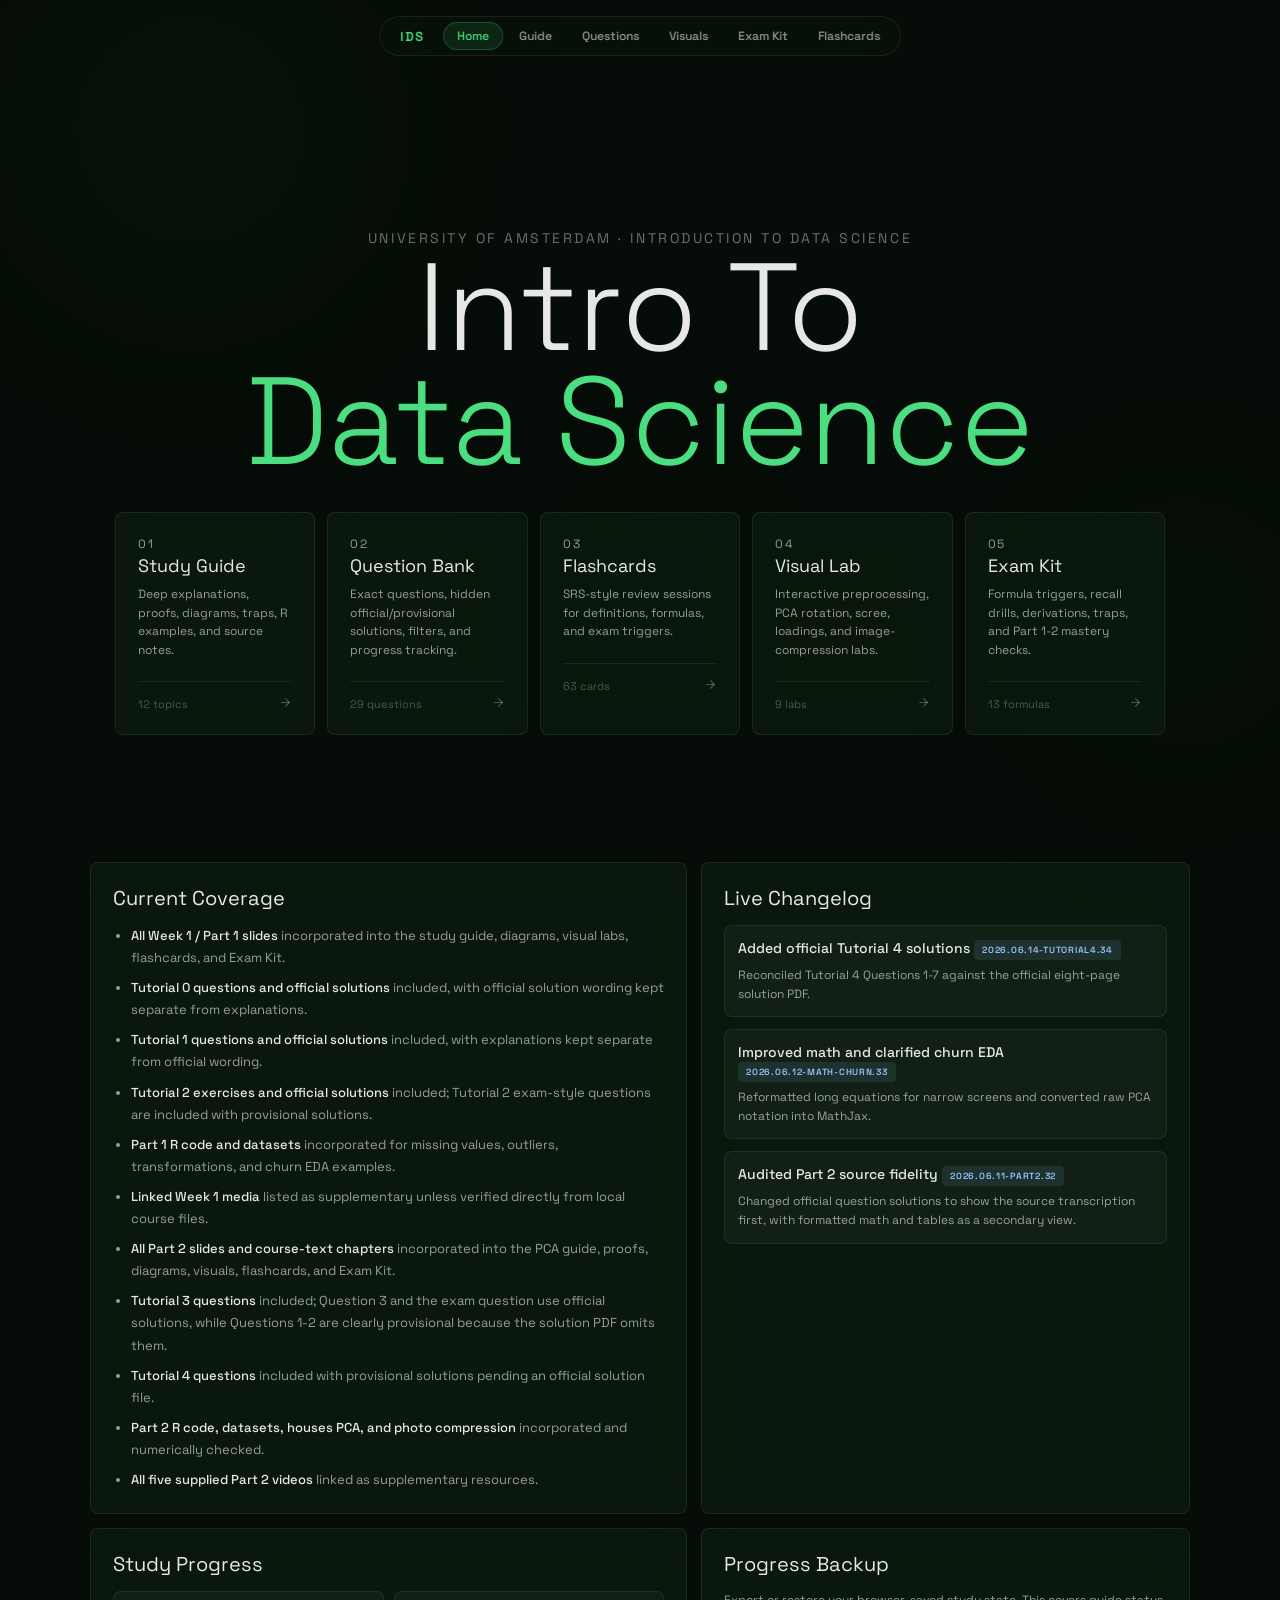
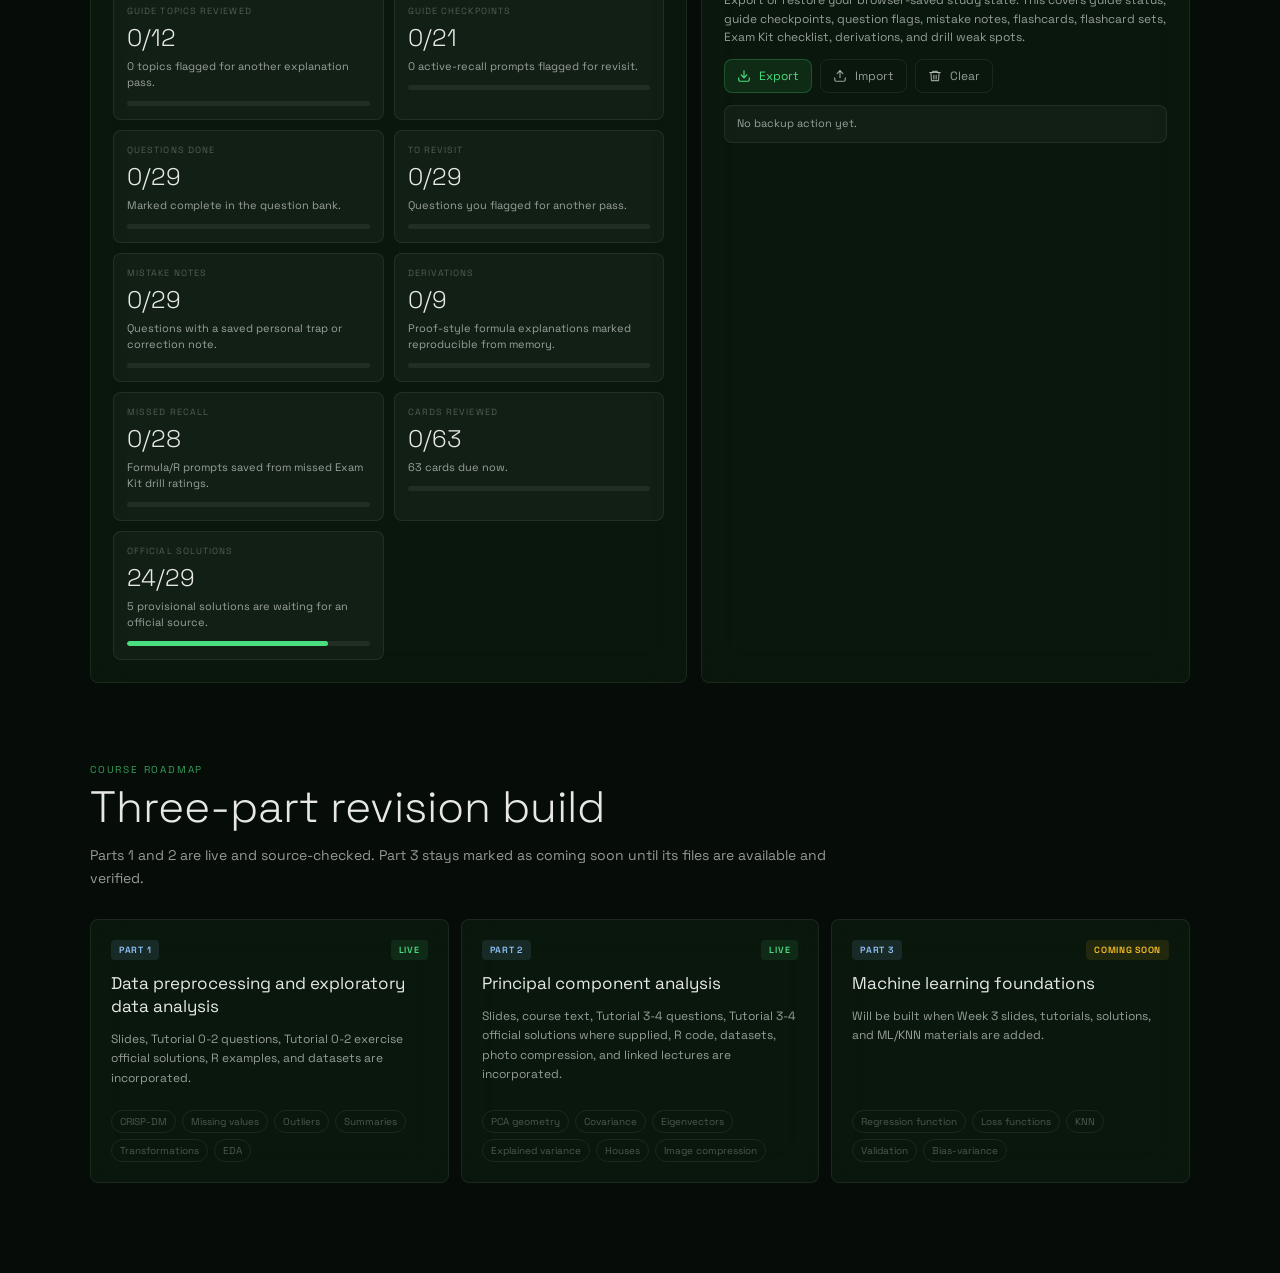
<file: docs/index.html>
<!DOCTYPE html>
<html lang="en">
<head>
  <meta charset="UTF-8">
  <meta name="viewport" content="width=device-width, initial-scale=1.0">
  <title>Intro To Data Science</title>
  <link rel="stylesheet" href="shared.css">
  <style>
    .hero {
      position: relative;
      z-index: 1;
      min-height: 100vh;
      display: grid;
      place-items: center;
      padding: 96px 40px 54px;
      text-align: center;
    }
    .hero-inner { width: min(1050px, 100%); }
    .hero h1 {
      margin: 0;
      font-size: clamp(52px, 11vw, 124px);
      font-weight: 300;
      line-height: 0.92;
    }
    .hero h1 em { color: var(--accent); font-style: normal; }
    .hero p {
      max-width: 700px;
      margin: 20px auto 0;
      color: var(--muted);
      font-size: 14px;
      line-height: 1.7;
    }
    .cards-row {
      display: grid;
      grid-template-columns: repeat(auto-fit, minmax(190px, 1fr));
      gap: 12px;
      margin-top: 34px;
      text-align: left;
    }
    .home-card {
      min-height: 176px;
      padding: 22px;
      color: inherit;
      text-decoration: none;
      transition: transform .18s, border-color .18s;
    }
    .home-card:hover { transform: translateY(-2px); border-color: var(--line-strong); }
    .card-num { margin: 0 0 20px; color: var(--faint); font-size: 9px; letter-spacing: .15em; text-transform: uppercase; }
    .home-card h2 { margin: 0 0 8px; font-size: 18px; font-weight: 400; }
    .home-card p { margin: 0; color: var(--muted); font-size: 12px; line-height: 1.55; }
    .card-footer {
      display: flex;
      align-items: center;
      justify-content: space-between;
      gap: 12px;
      margin-top: 22px;
      padding-top: 14px;
      border-top: 1px solid var(--line);
      color: var(--faint);
      font-size: 11px;
    }
    .dashboard {
      position: relative;
      z-index: 1;
      max-width: 1180px;
      margin: -38px auto 0;
      padding: 0 40px 80px;
      display: grid;
      grid-template-columns: 1.1fr .9fr;
      gap: 14px;
    }
    .panel { padding: 22px; }
    .panel h2 { margin: 0 0 14px; font-size: 20px; font-weight: 400; }
    .coverage-list {
      margin: 0;
      padding-left: 18px;
      color: var(--muted);
      font-size: 13px;
      line-height: 1.7;
    }
    .coverage-list li + li { margin-top: 8px; }
    .coverage-list strong { color: var(--text); font-weight: 500; }
    .changelog-list { display: grid; gap: 12px; }
    .change-entry { padding: 13px; border: 1px solid var(--line); border-radius: var(--radius); background: var(--panel-soft); }
    .change-entry h3 { margin: 0 0 6px; font-size: 14px; font-weight: 500; }
    .change-entry p { margin: 0; color: var(--muted); font-size: 12px; line-height: 1.55; }
    .progress-grid {
      display: grid;
      grid-template-columns: repeat(2, minmax(0, 1fr));
      gap: 10px;
    }
    .progress-tile {
      min-width: 0;
      padding: 13px;
      border: 1px solid var(--line);
      border-radius: var(--radius);
      background: var(--panel-soft);
    }
    .progress-tile span {
      display: block;
      color: var(--faint);
      font-size: 9px;
      letter-spacing: .12em;
      text-transform: uppercase;
    }
    .progress-tile strong {
      display: block;
      margin-top: 5px;
      font-size: 24px;
      font-weight: 300;
    }
    .progress-tile p {
      margin: 6px 0 0;
      color: var(--muted);
      font-size: 11px;
      line-height: 1.45;
    }
    .progress-track {
      height: 5px;
      margin-top: 10px;
      overflow: hidden;
      border-radius: 999px;
      background: rgba(255,255,255,.07);
    }
    .progress-fill {
      width: 0;
      height: 100%;
      border-radius: inherit;
      background: var(--accent);
    }
    .backup-actions {
      display: flex;
      flex-wrap: wrap;
      gap: 8px;
      margin-bottom: 12px;
    }
    .backup-note {
      margin: 0 0 12px;
      color: var(--muted);
      font-size: 12px;
      line-height: 1.55;
    }
    .backup-status {
      min-height: 34px;
      padding: 10px 12px;
      border: 1px solid var(--line);
      border-radius: var(--radius);
      background: var(--panel-soft);
      color: var(--muted);
      font-size: 11px;
      line-height: 1.45;
    }
    .backup-status.good { color: var(--accent); border-color: var(--accent-line); background: var(--accent-soft); }
    .backup-status.warn { color: var(--warn); border-color: rgba(251,191,36,.24); background: var(--warn-soft); }
    .roadmap {
      position: relative;
      z-index: 1;
      max-width: 1180px;
      margin: 0 auto;
      padding: 0 40px 90px;
    }
    .roadmap-grid {
      display: grid;
      grid-template-columns: repeat(3, minmax(0, 1fr));
      gap: 12px;
    }
    .part-card {
      min-height: 220px;
      padding: 20px;
      display: flex;
      flex-direction: column;
      gap: 12px;
    }
    .part-top {
      display: flex;
      align-items: center;
      justify-content: space-between;
      gap: 10px;
    }
    .part-card h3 {
      margin: 0;
      font-size: 17px;
      font-weight: 400;
      line-height: 1.35;
    }
    .part-card p {
      margin: 0;
      color: var(--muted);
      font-size: 12px;
      line-height: 1.6;
    }
    .part-topic-row {
      display: flex;
      flex-wrap: wrap;
      gap: 6px;
      margin-top: auto;
      padding-top: 10px;
    }
    .status-live { color: var(--accent); background: var(--accent-soft); }
    .status-soon { color: var(--warn); background: var(--warn-soft); }
    @media (max-width: 980px) {
      .cards-row, .dashboard, .roadmap-grid { grid-template-columns: 1fr; }
      .dashboard, .roadmap { margin-top: 0; padding-left: 20px; padding-right: 20px; }
      .hero { padding-left: 20px; padding-right: 20px; }
      .progress-grid { grid-template-columns: 1fr; }
    }
  </style>
</head>
<body>
  <main class="hero">
    <div class="hero-inner">
      <p class="eyebrow">University of Amsterdam · Introduction to Data Science</p>
      <h1>Intro To<br><em>Data Science</em></h1>
      <div class="cards-row">
        <a class="glass home-card" href="guide.html">
          <p class="card-num">01</p><h2>Study Guide</h2><p>Deep explanations, proofs, diagrams, traps, R examples, and source notes.</p>
          <div class="card-footer"><span id="topic-count">6 topics</span><span>${""}</span></div>
        </a>
        <a class="glass home-card" href="questions.html">
          <p class="card-num">02</p><h2>Question Bank</h2><p>Exact questions, hidden official/provisional solutions, filters, and progress tracking.</p>
          <div class="card-footer"><span id="question-count">0 questions</span><span>${""}</span></div>
        </a>
        <a class="glass home-card" href="flashcards.html">
          <p class="card-num">03</p><h2>Flashcards</h2><p>SRS-style review sessions for definitions, formulas, and exam triggers.</p>
          <div class="card-footer"><span id="card-count">0 cards</span><span>${""}</span></div>
        </a>
        <a class="glass home-card" href="visuals.html">
          <p class="card-num">04</p><h2>Visual Lab</h2><p>Interactive preprocessing, PCA rotation, scree, loadings, and image-compression labs.</p>
          <div class="card-footer"><span>9 labs</span><span>${""}</span></div>
        </a>
        <a class="glass home-card" href="exam.html">
          <p class="card-num">05</p><h2>Exam Kit</h2><p>Formula triggers, recall drills, derivations, traps, and Part 1-2 mastery checks.</p>
          <div class="card-footer"><span id="exam-count">current</span><span>${""}</span></div>
        </a>
      </div>
    </div>
  </main>
  <section class="dashboard">
    <div class="glass panel">
      <h2>Current Coverage</h2>
      <ul class="coverage-list">
        <li><strong>All Week 1 / Part 1 slides</strong> incorporated into the study guide, diagrams, visual labs, flashcards, and Exam Kit.</li>
        <li><strong>Tutorial 0 questions and official solutions</strong> included, with official solution wording kept separate from explanations.</li>
        <li><strong>Tutorial 1 questions and official solutions</strong> included, with explanations kept separate from official wording.</li>
        <li><strong>Tutorial 2 exercises and official solutions</strong> included; Tutorial 2 exam-style questions are included with provisional solutions.</li>
        <li><strong>Part 1 R code and datasets</strong> incorporated for missing values, outliers, transformations, and churn EDA examples.</li>
        <li><strong>Linked Week 1 media</strong> listed as supplementary unless verified directly from local course files.</li>
        <li><strong>All Part 2 slides and course-text chapters</strong> incorporated into the PCA guide, proofs, diagrams, visuals, flashcards, and Exam Kit.</li>
        <li><strong>Tutorial 3 questions</strong> included; Question 3 and the exam question use official solutions, while Questions 1-2 are clearly provisional because the solution PDF omits them.</li>
        <li><strong>Tutorial 4 questions</strong> included with provisional solutions pending an official solution file.</li>
        <li><strong>Part 2 R code, datasets, houses PCA, and photo compression</strong> incorporated and numerically checked.</li>
        <li><strong>All five supplied Part 2 videos</strong> linked as supplementary resources.</li>
      </ul>
    </div>
    <div class="glass panel" id="live-changelog">
      <h2>Live Changelog</h2>
      <div class="changelog-list" id="home-changelog"></div>
    </div>
    <div class="glass panel">
      <h2>Study Progress</h2>
      <div class="progress-grid" id="progress-grid"></div>
    </div>
    <div class="glass panel">
      <h2>Progress Backup</h2>
    <p class="backup-note">Export or restore your browser-saved study state. This covers guide status, guide checkpoints, question flags, mistake notes, flashcards, flashcard sets, Exam Kit checklist, derivations, and drill weak spots.</p>
      <div class="backup-actions">
        <button class="text-btn primary" id="export-progress"></button>
        <button class="text-btn" id="import-progress"></button>
        <button class="text-btn" id="clear-progress"></button>
        <input id="import-file" type="file" accept="application/json,.json" hidden>
      </div>
      <div class="backup-status" id="backup-status">No backup action yet.</div>
    </div>
  </section>
  <section class="roadmap">
    <p class="eyebrow">Course Roadmap</p>
    <h2 class="page-title">Three-part revision build</h2>
    <p class="page-sub">Parts 1 and 2 are live and source-checked. Part 3 stays marked as coming soon until its files are available and verified.</p>
    <div class="roadmap-grid" id="roadmap-grid"></div>
  </section>
  <script src="data.js"></script>
  <script src="part2-data.js"></script>
  <script src="site.js"></script>
  <script>
    mountShell("home");
    document.getElementById("topic-count").textContent = `${TOPICS.length} topics`;
    document.getElementById("question-count").textContent = `${QUESTIONS.length} questions`;
    document.getElementById("card-count").textContent = `${CARDS.length} cards`;
    document.getElementById("exam-count").textContent = `${EXAM_KIT.formulas.length} formulas`;
    document.querySelectorAll(".card-footer span:last-child").forEach(el => el.innerHTML = icon("arrow", 13));
    document.getElementById("roadmap-grid").innerHTML = COURSE_PARTS.map(part => `
      <article class="glass part-card">
        <div class="part-top">
          <span class="badge b-source">${escapeHtml(part.label)}</span>
          <span class="badge ${part.status === "live" ? "status-live" : "status-soon"}">${escapeHtml(part.status)}</span>
        </div>
        <h3>${escapeHtml(part.title)}</h3>
        <p>${escapeHtml(part.coverage)}</p>
        <div class="part-topic-row">${part.topics.map(topic => `<span class="source-pill">${escapeHtml(topic)}</span>`).join("")}</div>
      </article>`).join("");
    function homeCardId(card, i) {
      return `${card.topic}_${i}_${card.front.replace(/\W/g,"").slice(0,12)}`;
    }
    function progressPct(value, total) {
      return total ? Math.max(0, Math.min(100, Math.round((value / total) * 100))) : 0;
    }
    function progressTile(label, value, total, note) {
      const pct = progressPct(value, total);
      return `
        <article class="progress-tile">
          <span>${escapeHtml(label)}</span>
          <strong>${escapeHtml(value)}${total ? `/${escapeHtml(total)}` : ""}</strong>
          <p>${escapeHtml(note)}</p>
          ${total ? `<div class="progress-track"><div class="progress-fill" style="width:${pct}%"></div></div>` : ""}
        </article>`;
    }
    function renderProgressSummary() {
      const qState = getStore("ids_question_status", {});
      const questionNotes = getStore("ids_question_notes", {});
      const flashState = getStore("ids_flashcards", {});
      const topicState = getStore("ids_guide_topic_status", {});
      const guideCheckState = getStore("ids_guide_checks", {});
      const examState = getStore("ids_exam_checklist", {});
      const derivationState = getStore("ids_exam_derivations", {});
      const drillMisses = getStore("ids_exam_drill_misses", {});
      const now = Date.now();
      const topicsReviewed = TOPICS.filter(t => topicState[t.id] === "reviewed").length;
      const topicsRevisit = TOPICS.filter(t => topicState[t.id] === "revisit").length;
      const guideChecksGot = GUIDE_CHECKS.filter(check => guideCheckState[check.id] === "got").length;
      const guideChecksRevisit = GUIDE_CHECKS.filter(check => guideCheckState[check.id] === "revisit").length;
      const completed = QUESTIONS.filter(q => qState[q.id] === "done").length;
      const revisit = QUESTIONS.filter(q => qState[q.id] === "revisit").length;
      const noted = QUESTIONS.filter(q => questionNotes[q.id]?.text?.trim()).length;
      const reviewed = CARDS.filter((card, i) => flashState[homeCardId(card, i)]?.reps).length;
      const due = CARDS.filter((card, i) => {
        const meta = flashState[homeCardId(card, i)];
        return !meta?.due || meta.due <= now;
      }).length;
      const official = QUESTIONS.filter(q => q.solutionStatus === "official").length;
      const provisional = QUESTIONS.filter(q => q.solutionStatus === "unofficial").length;
      const derivationDone = EXAM_KIT.derivations.filter(item => derivationState[item.id]).length;
      const missedRecall = Object.keys(drillMisses).length;
      document.getElementById("progress-grid").innerHTML = [
        progressTile("Guide topics reviewed", topicsReviewed, TOPICS.length, `${topicsRevisit} topics flagged for another explanation pass.`),
        progressTile("Guide checkpoints", guideChecksGot, GUIDE_CHECKS.length, `${guideChecksRevisit} active-recall prompts flagged for revisit.`),
        progressTile("Questions done", completed, QUESTIONS.length, "Marked complete in the question bank."),
        progressTile("To revisit", revisit, QUESTIONS.length, "Questions you flagged for another pass."),
        progressTile("Mistake notes", noted, QUESTIONS.length, "Questions with a saved personal trap or correction note."),
        progressTile("Derivations", derivationDone, EXAM_KIT.derivations.length, "Proof-style formula explanations marked reproducible from memory."),
        progressTile("Missed recall", missedRecall, EXAM_KIT.formulas.length + EXAM_KIT.rCommands.length, "Formula/R prompts saved from missed Exam Kit drill ratings."),
        progressTile("Cards reviewed", reviewed, CARDS.length, `${due} cards due now.`),
        progressTile("Official solutions", official, QUESTIONS.length, `${provisional} provisional solutions are waiting for an official source.`)
      ].join("");
    }
    window.renderProgressSummary = renderProgressSummary;
    renderProgressSummary();
    window.addEventListener("storage", renderProgressSummary);
    window.setInterval(renderProgressSummary, 15000);
    const progressKeys = [
      "ids_question_status",
      "ids_question_notes",
      "ids_flashcards",
      "ids_flashcard_custom_decks",
      "ids_flashcard_flags",
      "ids_guide_topic_status",
      "ids_guide_checks",
      "ids_exam_checklist",
      "ids_exam_derivations",
      "ids_exam_drill_history",
      "ids_exam_drill_misses"
    ];
    function setBackupStatus(message, tone = "") {
      const el = document.getElementById("backup-status");
      el.textContent = message;
      el.className = `backup-status ${tone}`.trim();
    }
    function collectProgressBackup() {
      const state = {};
      progressKeys.forEach(key => {
        state[key] = getStore(key, key.endsWith("_history") ? [] : {});
      });
      return {
        schema: "uva-ids-progress-v1",
        exportedAt: new Date().toISOString(),
        siteVersion: SITE_VERSION,
        state
      };
    }
    function exportProgress() {
      const backup = collectProgressBackup();
      const blob = new Blob([JSON.stringify(backup, null, 2)], { type: "application/json" });
      const url = URL.createObjectURL(blob);
      const a = document.createElement("a");
      a.href = url;
      a.download = `ids-progress-${SITE_VERSION}.json`;
      document.body.appendChild(a);
      a.click();
      a.remove();
      URL.revokeObjectURL(url);
      setBackupStatus("Progress backup exported as JSON.", "good");
    }
    function importProgressFile(file) {
      if (!file) return;
      const reader = new FileReader();
      reader.onload = () => {
        try {
          const parsed = JSON.parse(String(reader.result || ""));
          if (parsed.schema !== "uva-ids-progress-v1" || !parsed.state) throw new Error("Unexpected backup file format.");
          progressKeys.forEach(key => {
            if (Object.prototype.hasOwnProperty.call(parsed.state, key)) setStore(key, parsed.state[key]);
          });
          renderProgressSummary();
          setBackupStatus(`Imported progress backup from ${parsed.exportedAt || "unknown date"}.`, "good");
        } catch (err) {
          setBackupStatus(`Import failed: ${err.message}`, "warn");
        }
      };
      reader.readAsText(file);
    }
    function clearProgress() {
      if (!confirm("Clear all saved study progress in this browser?")) return;
      progressKeys.forEach(key => localStorage.removeItem(key));
      renderProgressSummary();
      setBackupStatus("Local study progress cleared for this browser.", "warn");
    }
    document.getElementById("export-progress").innerHTML = `${icon("download")} Export`;
    document.getElementById("import-progress").innerHTML = `${icon("upload")} Import`;
    document.getElementById("clear-progress").innerHTML = `${icon("trash")} Clear`;
    document.getElementById("export-progress").addEventListener("click", exportProgress);
    document.getElementById("import-progress").addEventListener("click", () => document.getElementById("import-file").click());
    document.getElementById("clear-progress").addEventListener("click", clearProgress);
    document.getElementById("import-file").addEventListener("change", e => importProgressFile(e.target.files?.[0]));
    let homeChangelogSignature = "";
    function renderHomeChangelog(entries) {
      const latest = entries.slice(0, 3);
      const signature = JSON.stringify(latest.map(e => [e.version, e.title, e.items?.[0] || ""]));
      if (signature === homeChangelogSignature) return;
      homeChangelogSignature = signature;
      document.getElementById("home-changelog").innerHTML = latest.map(e => `
        <article class="change-entry">
          <h3>${escapeHtml(e.title)} <span class="badge b-source">${escapeHtml(e.version)}</span></h3>
          <p>${escapeHtml(e.items[0] || "")}</p>
        </article>`).join("");
    }
    async function refreshHomeChangelog() {
      try {
        renderHomeChangelog(await loadJson("changelog.json"));
      } catch {
        if (!homeChangelogSignature) {
          document.getElementById("home-changelog").innerHTML = `<div class="callout">Changelog is available after serving the site over HTTP.</div>`;
        }
      }
    }
    window.refreshHomeChangelog = refreshHomeChangelog;
    window.renderHomeChangelog = renderHomeChangelog;
    refreshHomeChangelog();
    window.setInterval(refreshHomeChangelog, 30000);
  </script>
</body>
</html>
</file>
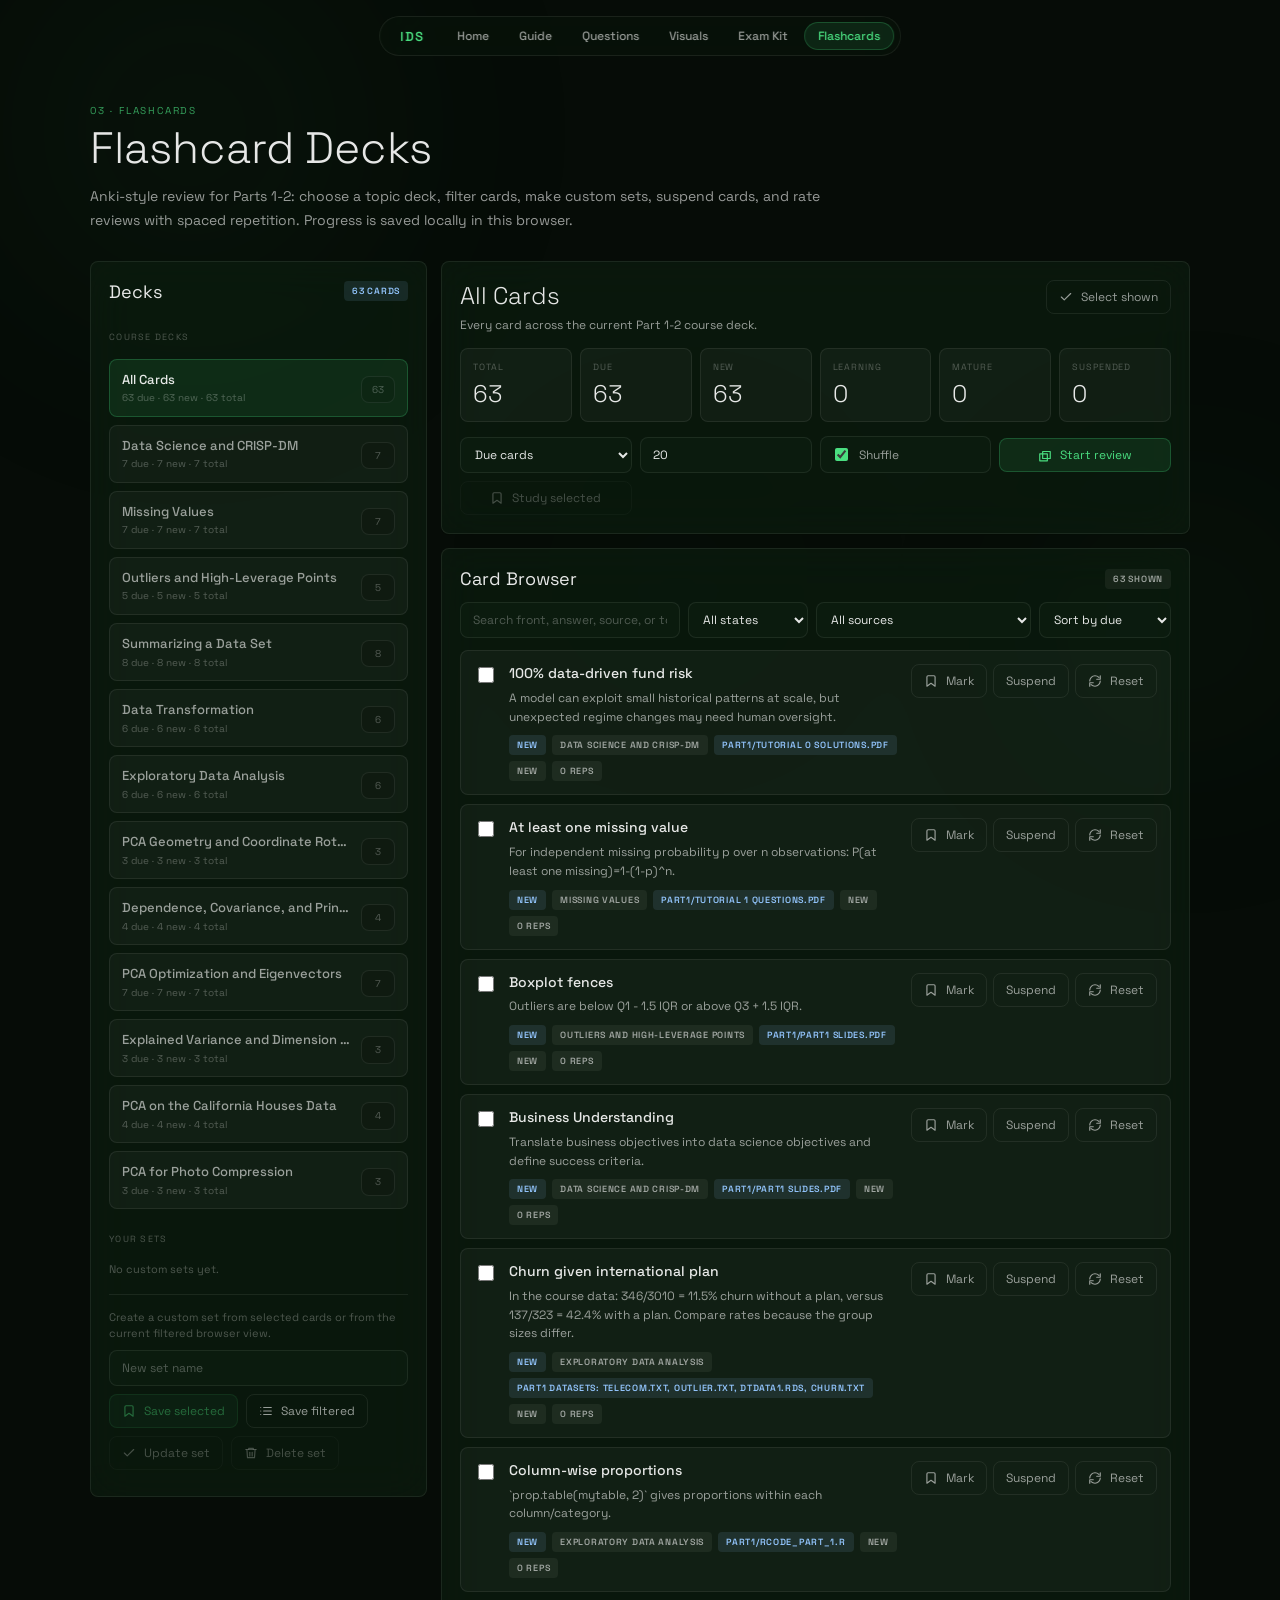
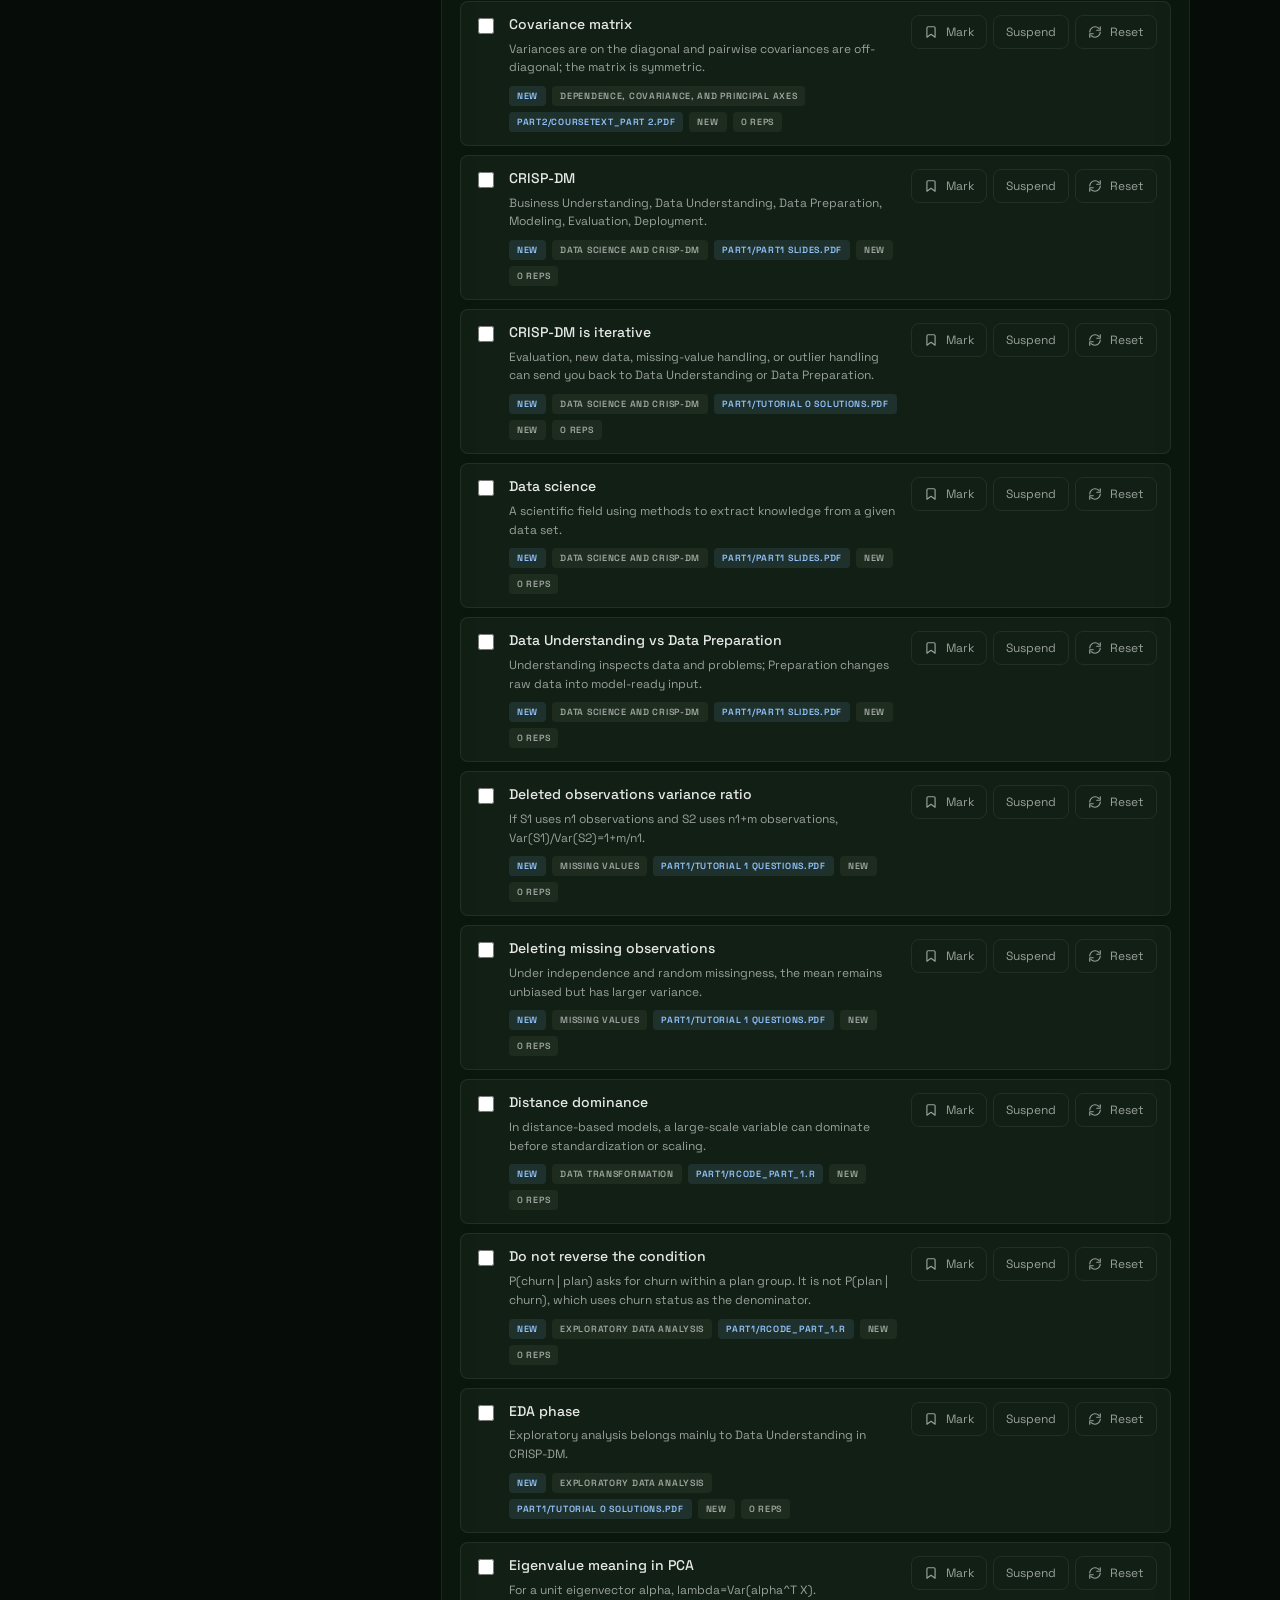
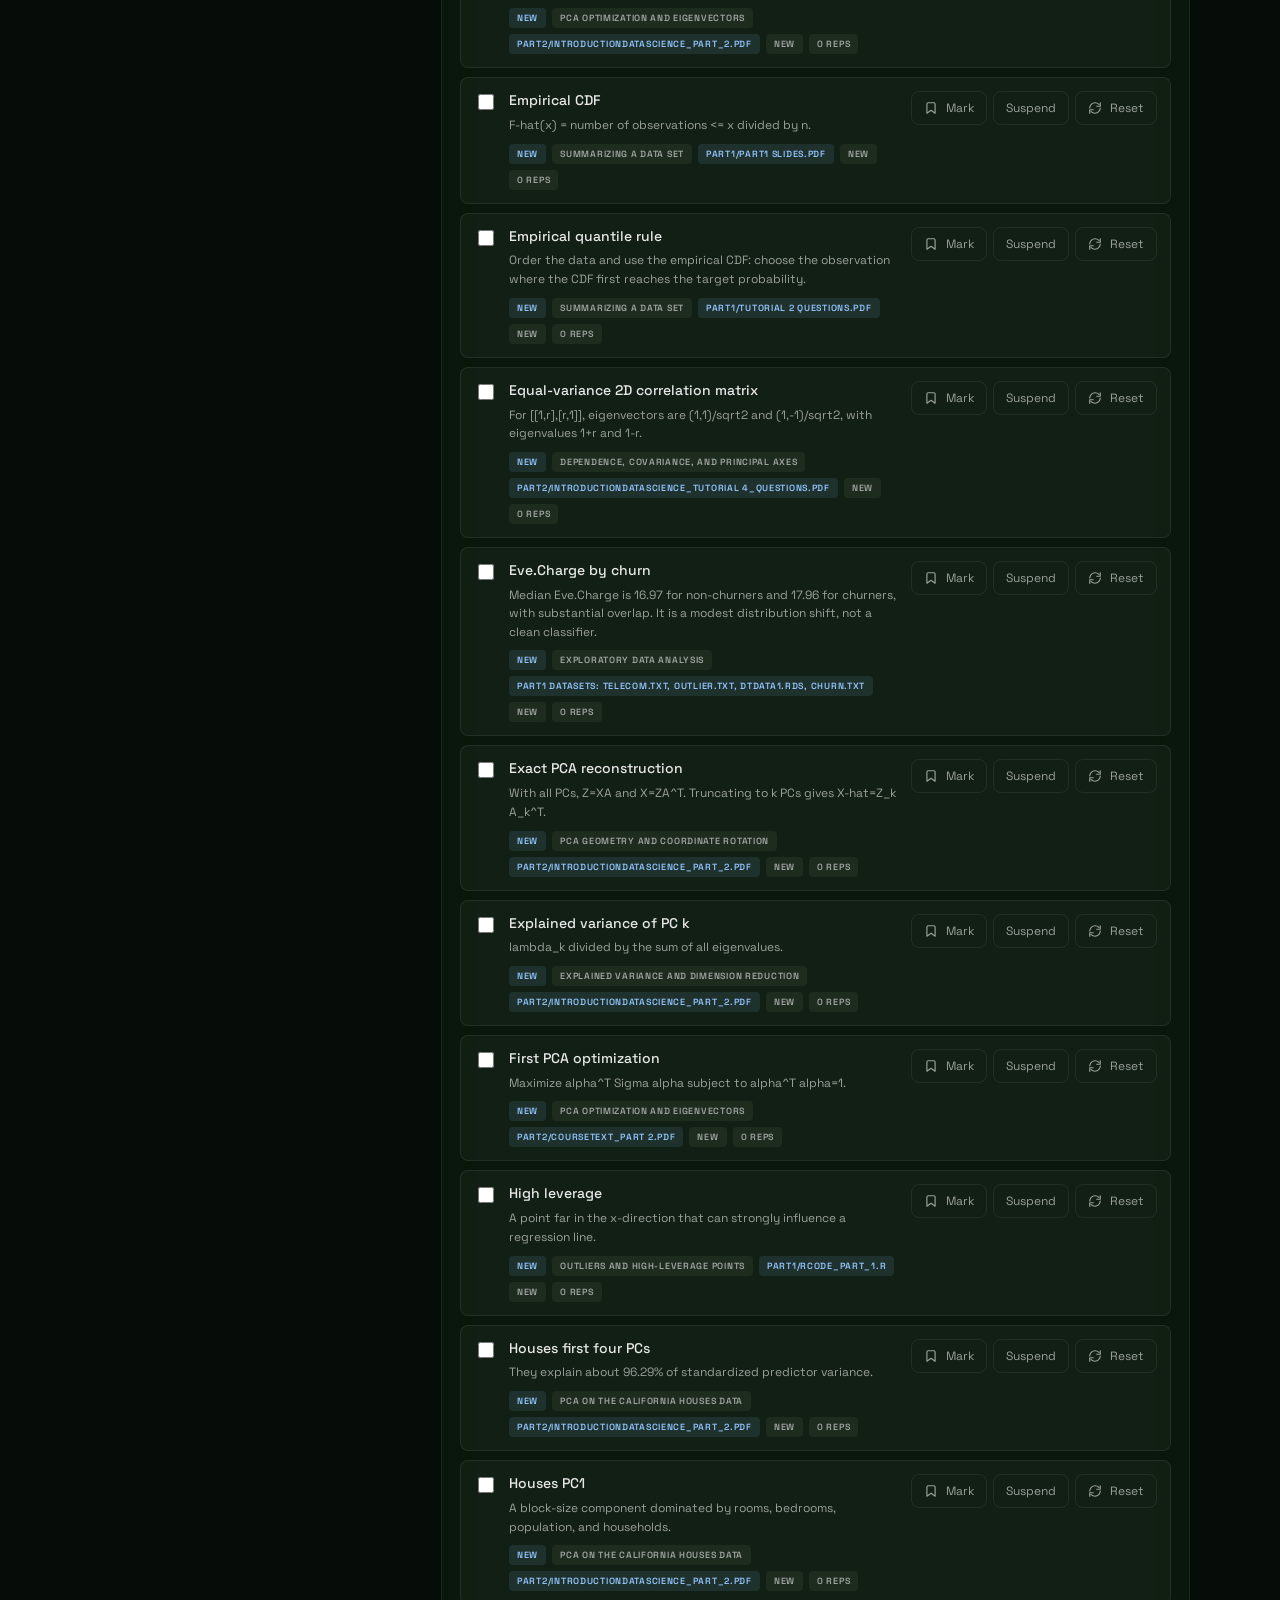
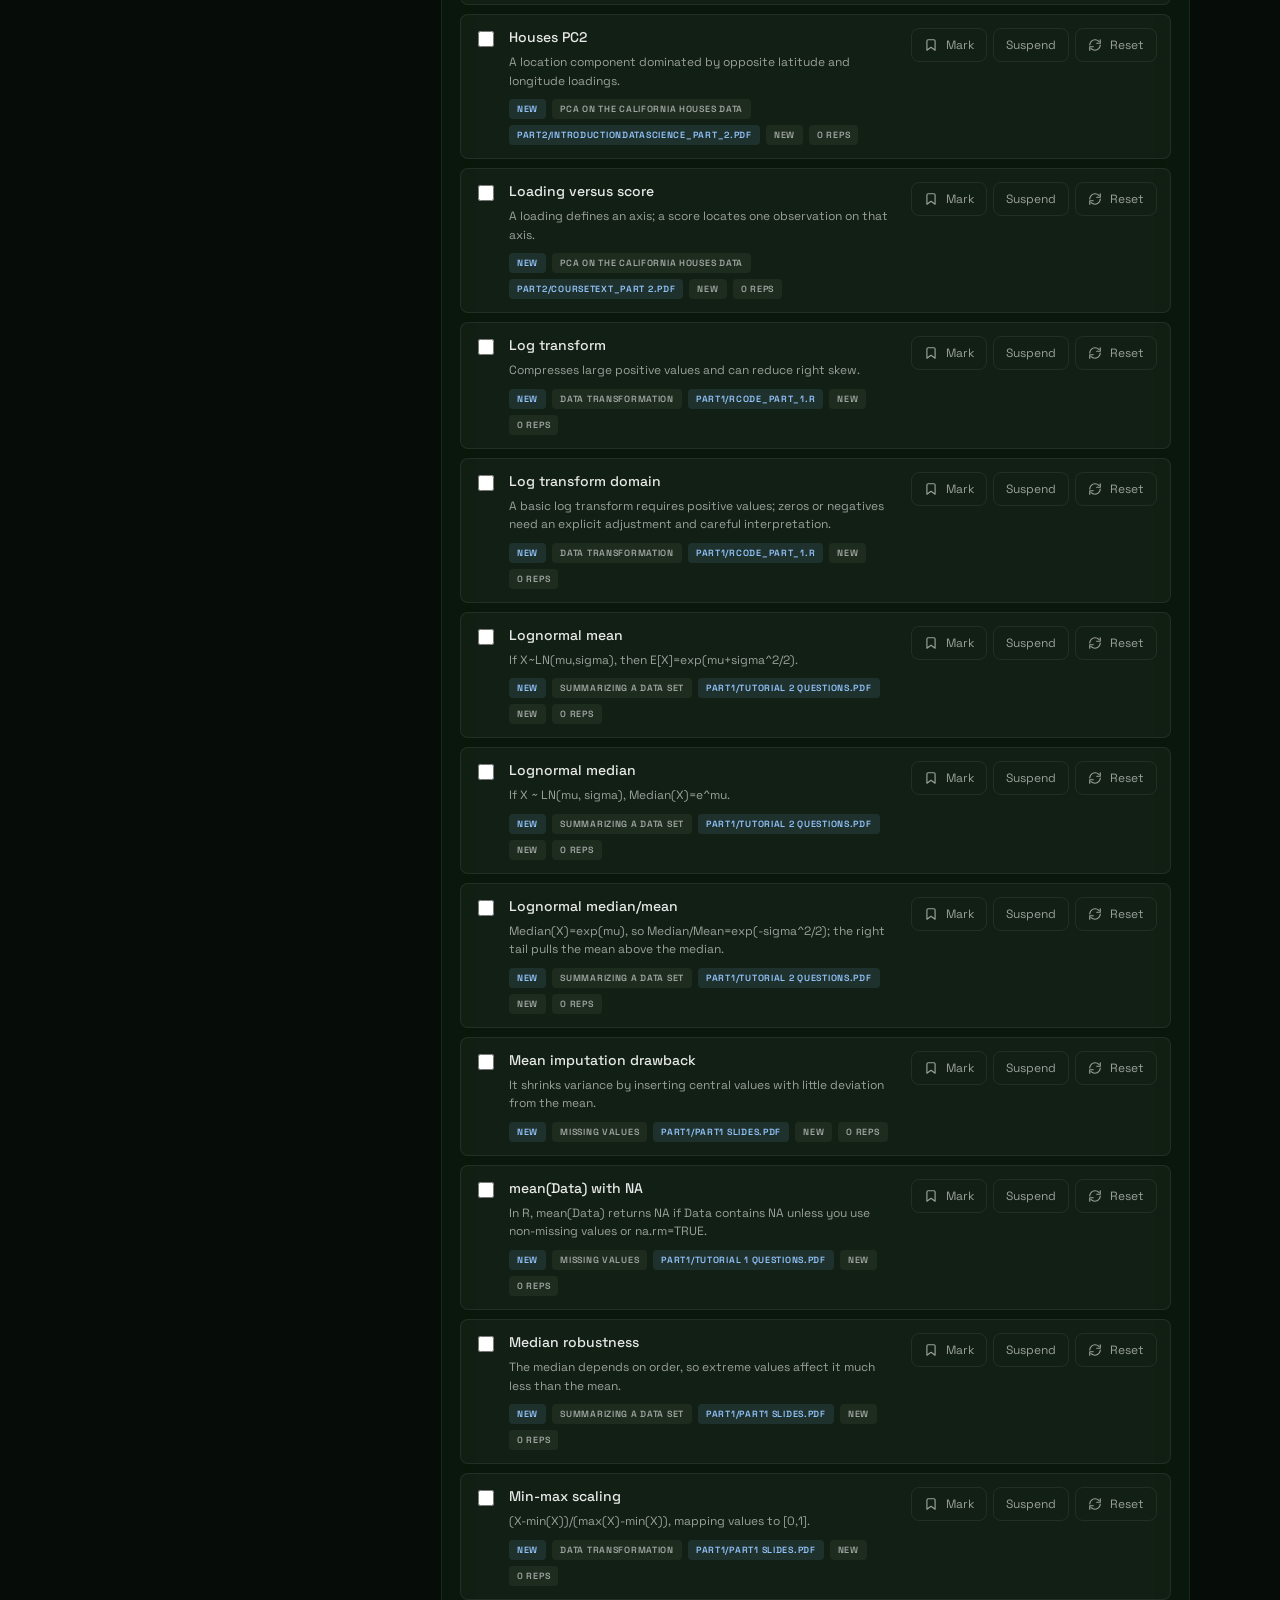
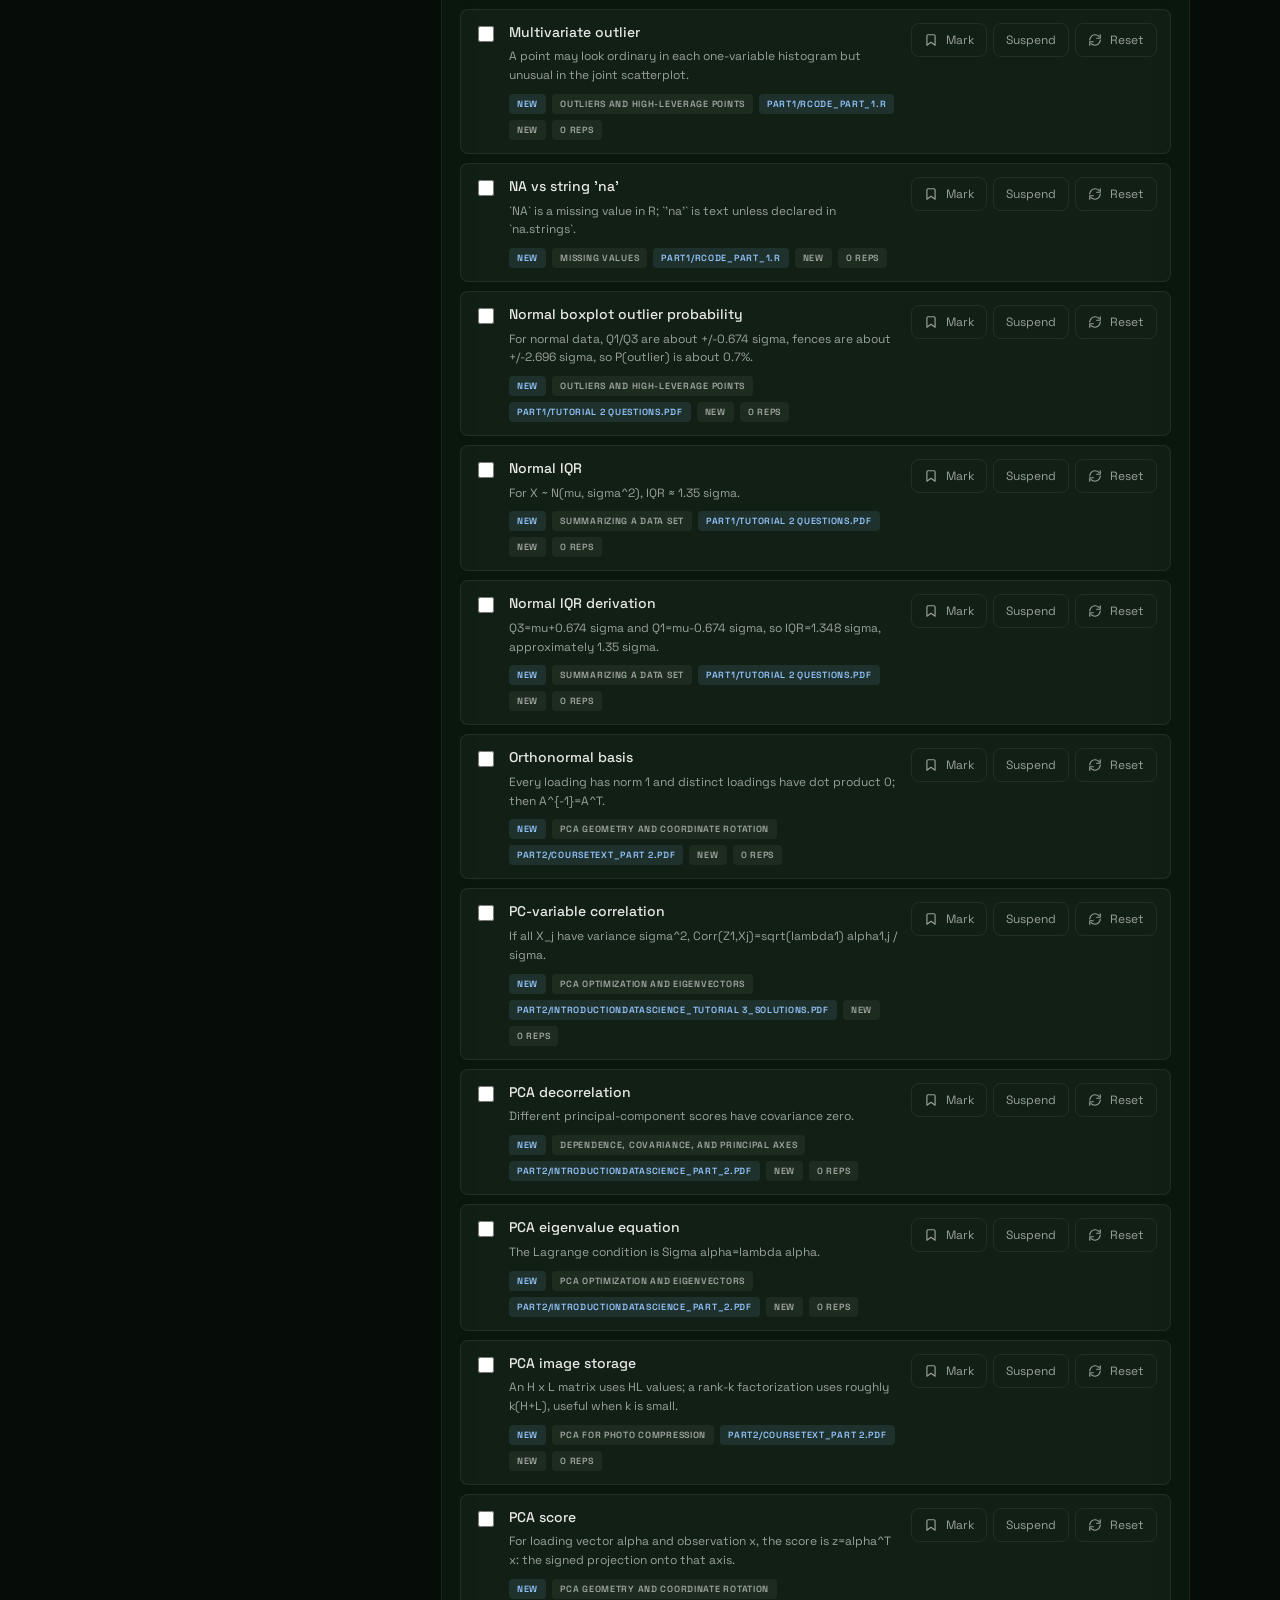
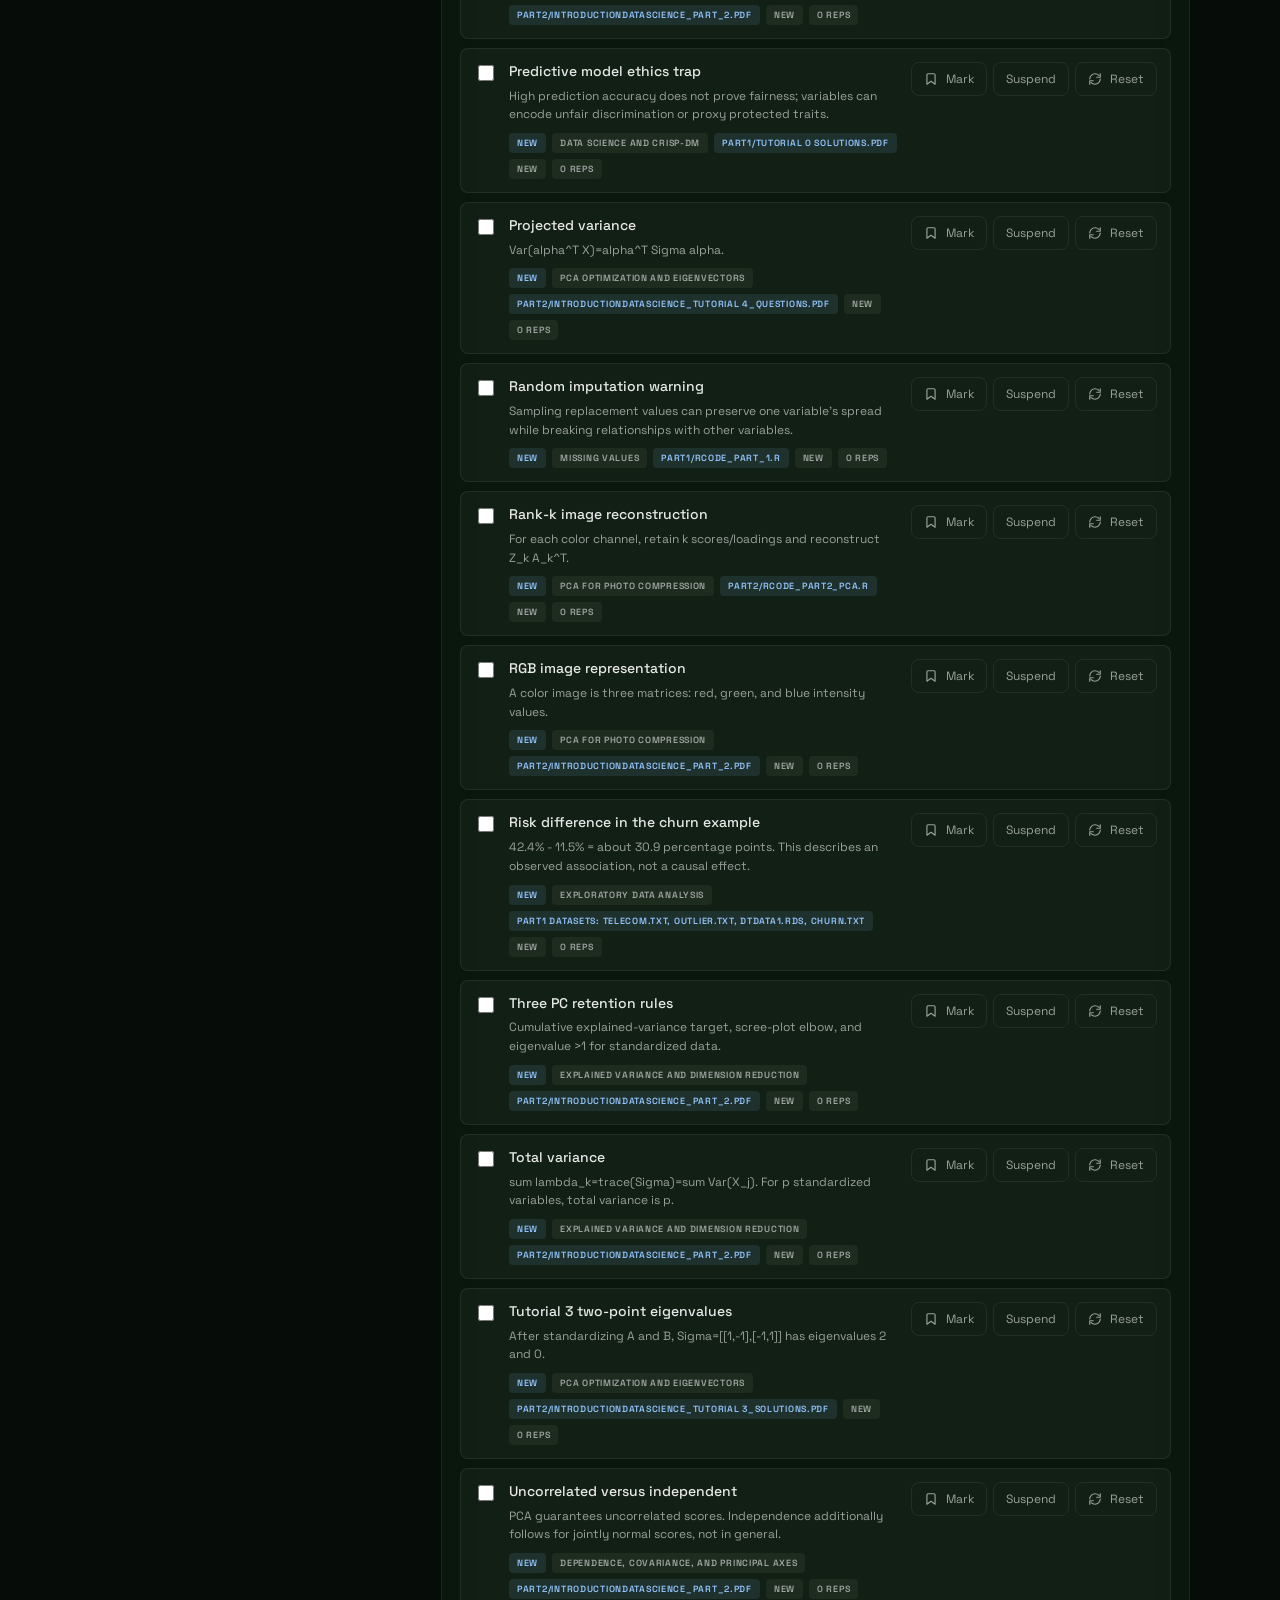
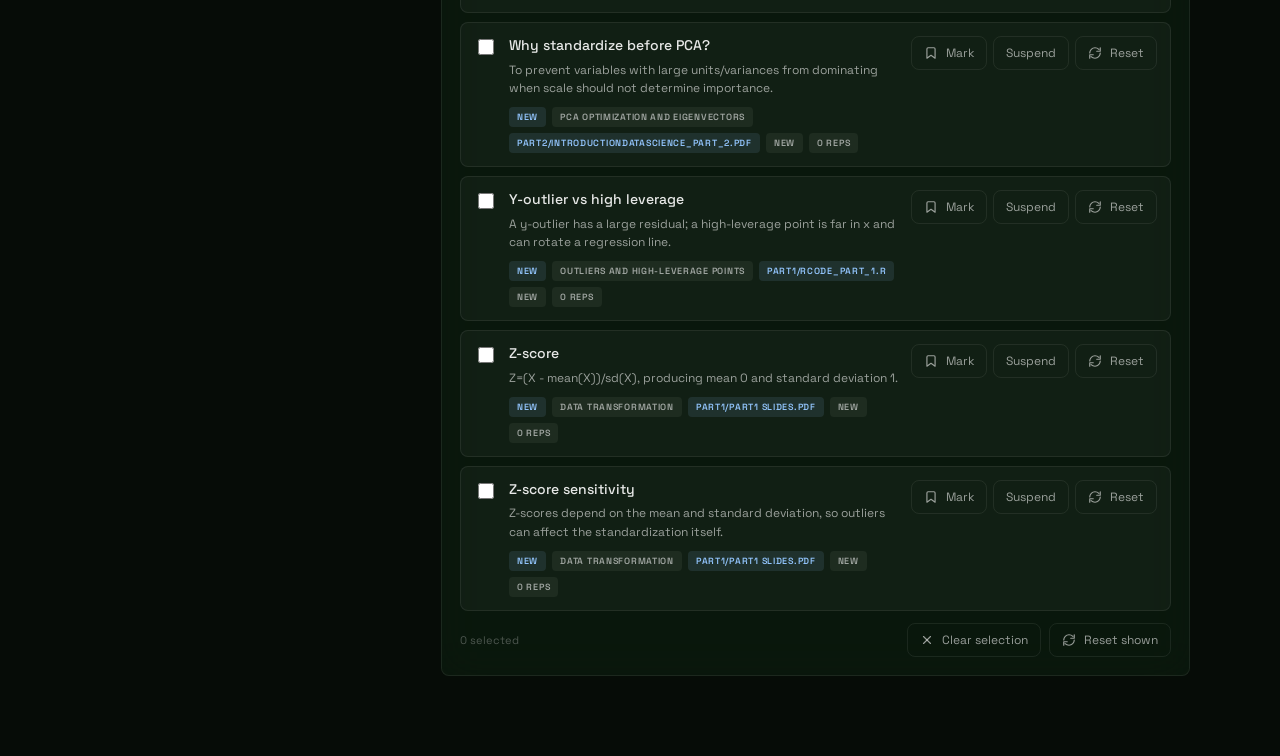
<file: docs/flashcards.html>
<!DOCTYPE html>
<html lang="en">
<head>
  <meta charset="UTF-8">
  <meta name="viewport" content="width=device-width, initial-scale=1.0">
  <title>IDS Flashcards</title>
  <link rel="stylesheet" href="shared.css">
  <style>
    .flash-layout {
      display: grid;
      grid-template-columns: minmax(220px, .72fr) minmax(0, 1.6fr);
      gap: 14px;
      align-items: start;
    }
    .flash-layout > * { min-width: 0; }
    .deck-panel, .study-panel, .browser-panel { padding: 18px; }
    .panel-title {
      display: flex;
      align-items: center;
      justify-content: space-between;
      gap: 10px;
      margin-bottom: 12px;
    }
    .panel-title h2 { margin: 0; font-size: 18px; font-weight: 400; }
    .deck-list { display: grid; gap: 8px; }
    .deck-group-label {
      margin: 16px 0 8px;
      color: var(--faint);
      font-size: 9px;
      letter-spacing: .14em;
      text-transform: uppercase;
    }
    .deck-btn {
      width: 100%;
      display: grid;
      grid-template-columns: minmax(0, 1fr) auto;
      gap: 10px;
      align-items: center;
      padding: 11px 12px;
      border: 1px solid var(--line);
      border-radius: var(--radius);
      background: var(--panel-soft);
      color: var(--muted);
      cursor: pointer;
      text-align: left;
    }
    .deck-btn.active { color: var(--text); border-color: var(--accent-line); background: var(--accent-soft); }
    .deck-btn strong {
      display: block;
      overflow: hidden;
      color: inherit;
      font-size: 13px;
      font-weight: 500;
      line-height: 1.35;
      text-overflow: ellipsis;
      white-space: nowrap;
    }
    .deck-btn span {
      display: block;
      margin-top: 3px;
      color: var(--faint);
      font-size: 10px;
      line-height: 1.35;
    }
    .deck-count {
      min-width: 34px;
      padding: 6px 7px;
      border: 1px solid var(--line);
      border-radius: var(--radius);
      color: var(--accent);
      font-size: 12px;
      text-align: center;
      background: rgba(0,0,0,.12);
    }
    .deck-tools {
      display: grid;
      gap: 8px;
      margin-top: 16px;
      padding-top: 14px;
      border-top: 1px solid var(--line);
    }
    .deck-tools-row { display: flex; flex-wrap: wrap; gap: 8px; }
    .mini-note { margin: 0; color: var(--faint); font-size: 11px; line-height: 1.5; }
    .study-header {
      display: grid;
      grid-template-columns: minmax(0, 1fr) auto;
      gap: 12px;
      align-items: start;
      margin-bottom: 14px;
    }
    .study-header h2 { margin: 0 0 5px; font-size: 24px; font-weight: 300; }
    .study-header p { margin: 0; color: var(--muted); font-size: 12px; line-height: 1.55; }
    .stat-grid {
      display: grid;
      grid-template-columns: repeat(auto-fit, minmax(96px, 1fr));
      gap: 8px;
      margin: 14px 0;
    }
    .stat-card {
      min-width: 0;
      padding: 12px;
      border: 1px solid var(--line);
      border-radius: var(--radius);
      background: var(--panel-soft);
    }
    .stat-card span {
      display: block;
      color: var(--faint);
      font-size: 9px;
      letter-spacing: .1em;
      text-transform: uppercase;
    }
    .stat-card strong {
      display: block;
      margin-top: 5px;
      font-size: 24px;
      font-weight: 300;
    }
    .session-controls {
      display: grid;
      grid-template-columns: repeat(auto-fit, minmax(145px, 1fr));
      gap: 8px;
      align-items: center;
      margin-top: 14px;
    }
    .session-controls .text-btn { justify-content: center; }
    .check-inline {
      min-height: 36px;
      display: inline-flex;
      align-items: center;
      gap: 8px;
      padding: 8px 10px;
      border: 1px solid var(--line);
      border-radius: var(--radius);
      color: var(--muted);
      font-size: 12px;
      background: var(--panel);
    }
    .check-inline input { accent-color: var(--accent); }
    .browser-panel { margin-top: 14px; }
    .browser-tools {
      display: grid;
      grid-template-columns: minmax(220px, 1fr) repeat(3, minmax(120px, auto));
      gap: 8px;
      align-items: center;
      margin-bottom: 12px;
    }
    .browser-tools > *, .session-controls > *, .deck-tools > * {
      min-width: 0;
      width: 100%;
    }
    .card-list { display: grid; gap: 9px; }
    .card-row {
      min-width: 0;
      display: grid;
      grid-template-columns: auto minmax(0, 1fr) auto;
      gap: 12px;
      align-items: start;
      padding: 13px;
      border: 1px solid var(--line);
      border-radius: var(--radius);
      background: var(--panel-soft);
    }
    .card-row.suspended { opacity: .55; }
    .card-row input[type="checkbox"] { width: 16px; height: 16px; margin-top: 3px; accent-color: var(--accent); }
    .card-main h3 {
      margin: 0 0 6px;
      color: var(--text);
      font-size: 14px;
      font-weight: 500;
      line-height: 1.35;
    }
    .card-main p {
      margin: 0;
      color: var(--muted);
      font-size: 12px;
      line-height: 1.55;
    }
    .card-meta {
      display: flex;
      flex-wrap: wrap;
      gap: 6px;
      margin-top: 9px;
      min-width: 0;
    }
    .card-meta .badge {
      max-width: 100%;
      overflow-wrap: anywhere;
      white-space: normal;
    }
    .card-actions {
      display: flex;
      flex-wrap: wrap;
      justify-content: flex-end;
      gap: 6px;
    }
    .browser-footer {
      display: flex;
      flex-wrap: wrap;
      justify-content: space-between;
      gap: 10px;
      align-items: center;
      margin-top: 12px;
      color: var(--faint);
      font-size: 11px;
    }
    .study-overlay {
      position: fixed;
      inset: 0;
      z-index: 700;
      display: none;
      overflow-y: auto;
      padding: 86px 24px 38px;
      background: var(--bg);
    }
    .study-overlay.visible { display: block; }
    .study-shell { width: min(820px, 100%); margin: 0 auto; }
    .study-bar {
      position: sticky;
      top: 0;
      z-index: 2;
      display: grid;
      grid-template-columns: minmax(0, 1fr) auto;
      gap: 12px;
      align-items: center;
      padding: 14px 16px;
      margin-bottom: 14px;
    }
    .study-bar strong { display: block; font-size: 14px; font-weight: 500; }
    .study-bar span { color: var(--faint); font-size: 11px; }
    .study-stats { display: flex; flex-wrap: wrap; gap: 8px; justify-content: flex-end; }
    .study-stat {
      padding: 6px 9px;
      border: 1px solid var(--line);
      border-radius: var(--radius);
      color: var(--muted);
      font-size: 11px;
      background: var(--panel-soft);
    }
    .study-card {
      min-height: 360px;
      display: grid;
      gap: 16px;
      align-content: center;
      padding: 28px;
      text-align: center;
    }
    .study-card h2 {
      margin: 0;
      font-size: clamp(24px, 5vw, 42px);
      font-weight: 300;
      line-height: 1.12;
    }
    .study-card p {
      max-width: 620px;
      margin: 0 auto;
      color: var(--muted);
      font-size: 14px;
      line-height: 1.75;
    }
    .study-answer {
      margin-top: 4px;
      padding-top: 18px;
      border-top: 1px solid var(--line);
    }
    .study-nav {
      display: flex;
      flex-wrap: wrap;
      justify-content: space-between;
      gap: 8px;
      margin-top: 14px;
    }
    .rating-row {
      display: grid;
      grid-template-columns: repeat(4, minmax(0, 1fr));
      gap: 8px;
      width: 100%;
    }
    .rating-btn {
      min-height: 56px;
      display: grid;
      justify-items: center;
      gap: 3px;
      padding: 8px;
      border: 1px solid var(--line);
      border-radius: var(--radius);
      background: transparent;
      color: var(--muted);
      cursor: pointer;
    }
    .rating-btn strong { color: var(--text); font-size: 13px; font-weight: 500; }
    .rating-btn span { color: var(--faint); font-size: 10px; }
    .rating-btn.again { border-color: rgba(248,113,113,.24); color: var(--bad); background: var(--bad-soft); }
    .rating-btn.good { border-color: var(--accent-line); color: var(--accent); background: var(--accent-soft); }
    .empty { padding: 34px; text-align: center; color: var(--faint); font-size: 13px; }
    @media (max-width: 940px) {
      .flash-layout, .study-header, .study-bar, .browser-tools, .session-controls { grid-template-columns: minmax(0, 1fr); }
      .study-stats, .card-actions { justify-content: flex-start; }
      .card-row { grid-template-columns: auto minmax(0, 1fr); }
      .card-actions { grid-column: 2; }
      .rating-row { grid-template-columns: repeat(2, minmax(0, 1fr)); }
      .study-overlay { padding-left: 14px; padding-right: 14px; }
    }
    @media (max-width: 520px) {
      .card-row { grid-template-columns: 1fr; }
      .card-actions { grid-column: auto; }
      .rating-row { grid-template-columns: 1fr; }
    }
  </style>
</head>
<body>
  <main class="page">
    <p class="eyebrow">03 · Flashcards</p>
    <h1 class="page-title">Flashcard Decks</h1>
    <p class="page-sub">Anki-style review for Parts 1-2: choose a topic deck, filter cards, make custom sets, suspend cards, and rate reviews with spaced repetition. Progress is saved locally in this browser.</p>

    <div class="flash-layout">
      <aside class="glass deck-panel">
        <div class="panel-title">
          <h2>Decks</h2>
          <span class="badge b-source" id="deck-total"></span>
        </div>
        <div class="deck-list" id="deck-list"></div>
        <div class="deck-tools">
          <p class="mini-note">Create a custom set from selected cards or from the current filtered browser view.</p>
          <input class="input" id="deck-name" placeholder="New set name">
          <div class="deck-tools-row">
            <button class="text-btn primary" id="save-selected"></button>
            <button class="text-btn" id="save-filtered"></button>
            <button class="text-btn" id="update-deck"></button>
            <button class="text-btn" id="delete-deck"></button>
          </div>
          <div class="mini-note" id="deck-message"></div>
        </div>
      </aside>

      <section>
        <section class="glass study-panel">
          <div class="study-header">
            <div>
              <h2 id="active-deck-title">All Cards</h2>
              <p id="active-deck-desc">Every card in the current course deck.</p>
            </div>
            <button class="text-btn" id="select-visible"></button>
          </div>
          <div class="stat-grid" id="stat-grid"></div>
          <div class="session-controls">
            <select class="select" id="session-mode">
              <option value="due">Due cards</option>
              <option value="new">New cards</option>
              <option value="weak">Weak cards</option>
              <option value="marked">Marked cards</option>
              <option value="all">All unsuspended</option>
            </select>
            <input class="input" id="session-limit" type="number" min="1" max="100" value="20" aria-label="Session card limit">
            <label class="check-inline"><input type="checkbox" id="session-shuffle" checked> Shuffle</label>
            <button class="text-btn primary" id="start-review"></button>
            <button class="text-btn" id="start-selected"></button>
          </div>
          <p class="mini-note" id="session-message"></p>
        </section>

        <section class="glass browser-panel">
          <div class="panel-title">
            <h2>Card Browser</h2>
            <span class="badge b-topic" id="browser-count"></span>
          </div>
          <div class="browser-tools">
            <input class="input" id="search" placeholder="Search front, answer, source, or topic">
            <select class="select" id="state-filter">
              <option value="">All states</option>
              <option value="due">Due</option>
              <option value="new">New</option>
              <option value="learning">Learning</option>
              <option value="review">Review</option>
              <option value="weak">Weak</option>
              <option value="marked">Marked</option>
              <option value="suspended">Suspended</option>
            </select>
            <select class="select" id="source-filter"><option value="">All sources</option></select>
            <select class="select" id="sort-filter">
              <option value="due">Sort by due</option>
              <option value="topic">Sort by topic</option>
              <option value="front">Sort by front</option>
              <option value="reviews">Sort by reviews</option>
            </select>
          </div>
          <div class="card-list" id="card-list"></div>
          <div class="browser-footer">
            <span id="selected-count">0 selected</span>
            <div class="deck-tools-row">
              <button class="text-btn" id="clear-selection"></button>
              <button class="text-btn" id="reset-visible"></button>
            </div>
          </div>
        </section>
      </section>
    </div>
  </main>

  <section class="study-overlay" id="study-overlay" aria-hidden="true">
    <div class="study-shell">
      <div class="glass study-bar">
        <div>
          <strong id="study-title">Review session</strong>
          <span id="study-subtitle"></span>
        </div>
        <div class="study-stats">
          <span class="study-stat" id="study-progress"></span>
          <span class="study-stat" id="study-answered"></span>
          <button class="text-btn" id="exit-study"></button>
        </div>
      </div>
      <article class="glass study-card" id="study-card"></article>
      <div class="study-nav" id="study-actions"></div>
    </div>
  </section>

  <script src="data.js"></script>
  <script src="part2-data.js"></script>
  <script src="site.js"></script>
  <script>
    mountShell("flashcards");
    const srsKey = "ids_flashcards";
    const deckKey = "ids_flashcard_custom_decks";
    const flagKey = "ids_flashcard_flags";
    const DAY = 86400000;
    const TEN_MIN = 10 * 60000;
    let srs = getStore(srsKey, {});
    let flags = getStore(flagKey, {});
    let customDecks = normalizeDecks(getStore(deckKey, []));
    let activeDeck = "all";
    let selected = new Set();
    let study = { active: false, queue: [], index: 0, revealed: false, answered: 0, startedAt: 0, mode: "due", deckTitle: "" };

    const builtDecks = [
      { id: "all", title: "All Cards", description: "Every card across the current Part 1-2 course deck.", type: "built" },
      ...TOPICS.map(t => ({ id: `topic:${t.id}`, topic: t.id, title: t.title, description: t.week, type: "topic" }))
    ];
    const topicNames = Object.fromEntries(TOPICS.map(t => [t.id, t.title]));
    const sourceSelect = document.getElementById("source-filter");
    [...new Set(CARDS.map(card => card.source))].sort().forEach(src => {
      sourceSelect.insertAdjacentHTML("beforeend", `<option value="${escapeHtml(src)}">${escapeHtml(src)}</option>`);
    });

    function cardId(card, i) {
      return `${card.topic}_${i}_${card.front.replace(/\W/g,"").slice(0,12)}`;
    }
    function allCards() {
      return CARDS.map((card, i) => {
        const id = cardId(card, i);
        return {
          ...card,
          id,
          index: i,
          topicName: topicNames[card.topic] || card.topic,
          meta: srs[id] || { due: 0, interval: 0, reps: 0, ease: 2.5, lapses: 0 },
          flags: flags[id] || {}
        };
      });
    }
    function normalizeDecks(value) {
      if (!Array.isArray(value)) return [];
      const valid = new Set(CARDS.map(cardId));
      return value
        .filter(deck => deck && deck.id && deck.title && Array.isArray(deck.cardIds))
        .map(deck => ({ ...deck, cardIds: [...new Set(deck.cardIds.filter(id => valid.has(id)))] }))
        .filter(deck => deck.cardIds.length);
    }
    function saveDecks() {
      setStore(deckKey, customDecks);
    }
    function deckInfo(id = activeDeck) {
      return builtDecks.find(deck => deck.id === id) || customDecks.find(deck => deck.id === id) || builtDecks[0];
    }
    function deckCards(id = activeDeck) {
      const cards = allCards();
      const deck = deckInfo(id);
      if (deck.id === "all") return cards;
      if (deck.type === "topic") return cards.filter(card => card.topic === deck.topic);
      const allowed = new Set(deck.cardIds || []);
      return cards.filter(card => allowed.has(card.id));
    }
    function isSuspended(card) {
      return !!card.flags.suspended;
    }
    function isNew(card) {
      return !(card.meta.reps > 0);
    }
    function isDue(card) {
      return !isSuspended(card) && (!card.meta.due || card.meta.due <= Date.now());
    }
    function isLearning(card) {
      return !isNew(card) && (card.meta.interval || 0) < 1;
    }
    function isWeak(card) {
      return !isSuspended(card) && ((card.meta.lapses || 0) > 0 || (card.meta.ease || 2.5) <= 2.05);
    }
    function cardState(card) {
      if (isSuspended(card)) return "suspended";
      if (isNew(card)) return "new";
      if (isLearning(card)) return "learning";
      return isDue(card) ? "due" : "review";
    }
    function stateBadge(card) {
      const state = cardState(card);
      const cls = {
        new: "b-source",
        learning: "b-unofficial",
        due: "b-official",
        review: "b-topic",
        suspended: "b-pending"
      }[state] || "b-topic";
      return `<span class="badge ${cls}">${escapeHtml(state)}</span>`;
    }
    function formatDue(card) {
      if (isSuspended(card)) return "Suspended";
      if (isNew(card)) return "New";
      const diff = (card.meta.due || 0) - Date.now();
      if (diff <= 0) return "Due now";
      if (diff < DAY) return `Due in ${Math.max(1, Math.round(diff / 3600000))}h`;
      return `Due in ${Math.round(diff / DAY)}d`;
    }
    function intervalLabel(days) {
      if (!days) return "10m";
      if (days < 1) return `${Math.round(days * 24)}h`;
      if (days < 21) return `${Math.round(days)}d`;
      return `${Math.round(days / 7)}w`;
    }
    function nextIntervals(card) {
      const interval = card.meta.interval || 0;
      const ease = card.meta.ease || 2.5;
      return {
        again: "10m",
        hard: intervalLabel(isNew(card) ? .5 : Math.max(1, interval * 1.2)),
        good: intervalLabel(isNew(card) ? 1 : Math.max(1, interval * ease)),
        easy: intervalLabel(isNew(card) ? 4 : Math.max(4, interval * ease * 1.35))
      };
    }
    function statusMatches(card, state) {
      if (!state) return true;
      if (state === "due") return isDue(card);
      if (state === "new") return isNew(card) && !isSuspended(card);
      if (state === "learning") return isLearning(card) && !isSuspended(card);
      if (state === "review") return !isNew(card) && !isLearning(card) && !isSuspended(card);
      if (state === "weak") return isWeak(card);
      if (state === "marked") return !!card.flags.marked;
      if (state === "suspended") return isSuspended(card);
      return true;
    }
    function visibleCards() {
      const search = document.getElementById("search").value.trim().toLowerCase();
      const state = document.getElementById("state-filter").value;
      const source = sourceSelect.value;
      const sort = document.getElementById("sort-filter").value;
      let rows = deckCards().filter(card => {
        const hay = `${card.front} ${card.back} ${card.source} ${card.topicName}`.toLowerCase();
        if (search && !hay.includes(search)) return false;
        if (source && card.source !== source) return false;
        return statusMatches(card, state);
      });
      rows.sort((a, b) => {
        if (sort === "topic") return a.topicName.localeCompare(b.topicName) || a.front.localeCompare(b.front);
        if (sort === "front") return a.front.localeCompare(b.front);
        if (sort === "reviews") return (b.meta.reps || 0) - (a.meta.reps || 0) || a.front.localeCompare(b.front);
        return (a.meta.due || 0) - (b.meta.due || 0) || a.front.localeCompare(b.front);
      });
      return rows;
    }
    function setMessage(text, tone = "") {
      const el = document.getElementById("deck-message");
      el.textContent = text;
      el.style.color = tone === "warn" ? "var(--warn)" : tone === "good" ? "var(--accent)" : "var(--faint)";
    }
    function renderDecks() {
      document.getElementById("deck-total").textContent = `${CARDS.length} cards`;
      const custom = customDecks.map(deck => ({ ...deck, type: "custom", description: `${deck.cardIds.length} saved cards` }));
      const groups = [
        ["Course decks", builtDecks],
        ["Your sets", custom.length ? custom : []]
      ];
      document.getElementById("deck-list").innerHTML = groups.map(([label, decks]) => `
        <div class="deck-group-label">${label}</div>
        ${decks.length ? decks.map(deck => deckButton(deck)).join("") : `<p class="mini-note">No custom sets yet.</p>`}
      `).join("");
      document.querySelectorAll("[data-deck]").forEach(btn => {
        btn.addEventListener("click", () => {
          activeDeck = btn.dataset.deck;
          selected.clear();
          setMessage("");
          render();
        });
      });
    }
    function deckButton(deck) {
      const cards = deckCards(deck.id);
      const due = cards.filter(isDue).length;
      const newCount = cards.filter(card => isNew(card) && !isSuspended(card)).length;
      return `
        <button class="deck-btn ${activeDeck === deck.id ? "active" : ""}" data-deck="${escapeHtml(deck.id)}">
          <div>
            <strong>${escapeHtml(deck.title)}</strong>
            <span>${due} due · ${newCount} new · ${cards.length} total</span>
          </div>
          <span class="deck-count">${due}</span>
        </button>`;
    }
    function renderStats() {
      const deck = deckInfo();
      const cards = deckCards();
      const due = cards.filter(isDue).length;
      const newCount = cards.filter(card => isNew(card) && !isSuspended(card)).length;
      const learning = cards.filter(card => isLearning(card) && !isSuspended(card)).length;
      const mature = cards.filter(card => (card.meta.interval || 0) >= 21 && !isSuspended(card)).length;
      const suspended = cards.filter(isSuspended).length;
      document.getElementById("active-deck-title").textContent = deck.title;
      document.getElementById("active-deck-desc").textContent = deck.description || `${cards.length} saved cards`;
      document.getElementById("stat-grid").innerHTML = [
        ["Total", cards.length],
        ["Due", due],
        ["New", newCount],
        ["Learning", learning],
        ["Mature", mature],
        ["Suspended", suspended]
      ].map(([label, value]) => `<article class="stat-card"><span>${label}</span><strong>${value}</strong></article>`).join("");
      document.getElementById("delete-deck").disabled = !activeDeck.startsWith("custom:");
      document.getElementById("update-deck").disabled = !activeDeck.startsWith("custom:") || selected.size === 0;
    }
    function renderBrowser() {
      const rows = visibleCards();
      document.getElementById("browser-count").textContent = `${rows.length} shown`;
      document.getElementById("selected-count").textContent = `${selected.size} selected`;
      document.getElementById("save-selected").disabled = selected.size === 0;
      document.getElementById("start-review").disabled = buildSessionQueue().length === 0;
      document.getElementById("start-selected").disabled = selected.size === 0 || buildSessionQueue(true).length === 0;
      if (!rows.length) {
        document.getElementById("card-list").innerHTML = `<div class="empty">No cards match this deck/filter setup.</div>`;
        return;
      }
      document.getElementById("card-list").innerHTML = rows.map(card => `
        <article class="card-row ${isSuspended(card) ? "suspended" : ""}">
          <input type="checkbox" data-select-card="${escapeHtml(card.id)}" ${selected.has(card.id) ? "checked" : ""} aria-label="Select ${escapeHtml(card.front)}">
          <div class="card-main">
            <h3>${escapeHtml(card.front)}</h3>
            <p>${escapeHtml(card.back)}</p>
            <div class="card-meta">
              ${stateBadge(card)}
              ${card.flags.marked ? `<span class="badge b-unofficial">marked</span>` : ""}
              <span class="badge b-topic">${escapeHtml(card.topicName)}</span>
              <span class="badge b-source">${escapeHtml(card.source)}</span>
              <span class="badge b-type">${escapeHtml(formatDue(card))}</span>
              <span class="badge b-type">${escapeHtml(card.meta.reps || 0)} reps</span>
            </div>
          </div>
          <div class="card-actions">
            <button class="text-btn" data-mark="${escapeHtml(card.id)}">${icon("bookmark")} ${card.flags.marked ? "Unmark" : "Mark"}</button>
            <button class="text-btn" data-suspend="${escapeHtml(card.id)}">${isSuspended(card) ? "Unsuspend" : "Suspend"}</button>
            <button class="text-btn" data-reset="${escapeHtml(card.id)}">${icon("refresh")} Reset</button>
            ${activeDeck.startsWith("custom:") ? `<button class="text-btn" data-remove-card="${escapeHtml(card.id)}">${icon("trash")} Remove</button>` : ""}
          </div>
        </article>`).join("");
      bindBrowserActions();
    }
    function bindBrowserActions() {
      document.querySelectorAll("[data-select-card]").forEach(input => {
        input.addEventListener("change", () => {
          input.checked ? selected.add(input.dataset.selectCard) : selected.delete(input.dataset.selectCard);
          render();
        });
      });
      document.querySelectorAll("[data-mark]").forEach(btn => {
        btn.addEventListener("click", () => toggleFlag(btn.dataset.mark, "marked"));
      });
      document.querySelectorAll("[data-suspend]").forEach(btn => {
        btn.addEventListener("click", () => toggleFlag(btn.dataset.suspend, "suspended"));
      });
      document.querySelectorAll("[data-reset]").forEach(btn => {
        btn.addEventListener("click", () => resetCards([btn.dataset.reset]));
      });
      document.querySelectorAll("[data-remove-card]").forEach(btn => {
        btn.addEventListener("click", () => removeFromActiveDeck(btn.dataset.removeCard));
      });
    }
    function toggleFlag(id, flag) {
      flags[id] = flags[id] || {};
      flags[id][flag] = !flags[id][flag];
      if (!flags[id].marked && !flags[id].suspended) delete flags[id];
      setStore(flagKey, flags);
      render();
    }
    function resetCards(ids) {
      ids.forEach(id => delete srs[id]);
      setStore(srsKey, srs);
      render();
    }
    function removeFromActiveDeck(id) {
      const deck = customDecks.find(item => item.id === activeDeck);
      if (!deck) return;
      deck.cardIds = deck.cardIds.filter(cardId => cardId !== id);
      if (!deck.cardIds.length) {
        customDecks = customDecks.filter(item => item.id !== activeDeck);
        activeDeck = "all";
      }
      selected.delete(id);
      saveDecks();
      render();
    }
    function makeDeck(ids, preferredTitle) {
      const title = (preferredTitle || document.getElementById("deck-name").value || "").trim();
      if (!title) {
        setMessage("Name the set first.", "warn");
        return;
      }
      const cardIds = [...new Set(ids)];
      if (!cardIds.length) {
        setMessage("No cards available for that set.", "warn");
        return;
      }
      const deck = {
        id: `custom:${Date.now().toString(36)}`,
        title,
        description: `${cardIds.length} selected cards`,
        cardIds,
        createdAt: new Date().toISOString()
      };
      customDecks.unshift(deck);
      activeDeck = deck.id;
      selected.clear();
      document.getElementById("deck-name").value = "";
      saveDecks();
      setMessage(`Created ${title}.`, "good");
      render();
    }
    function updateActiveDeck() {
      const deck = customDecks.find(item => item.id === activeDeck);
      if (!deck || !selected.size) return;
      deck.cardIds = [...selected];
      deck.description = `${deck.cardIds.length} selected cards`;
      saveDecks();
      setMessage(`Updated ${deck.title}.`, "good");
      render();
    }
    function deleteActiveDeck() {
      const deck = customDecks.find(item => item.id === activeDeck);
      if (!deck) return;
      if (!confirm(`Delete custom set "${deck.title}"? Card review history will stay saved.`)) return;
      customDecks = customDecks.filter(item => item.id !== activeDeck);
      activeDeck = "all";
      selected.clear();
      saveDecks();
      setMessage("Custom set deleted.", "warn");
      render();
    }
    function buildSessionQueue(forceSelected = false) {
      let rows = forceSelected && selected.size ? allCards().filter(card => selected.has(card.id)) : deckCards();
      const mode = document.getElementById("session-mode").value;
      rows = rows.filter(card => {
        if (isSuspended(card)) return false;
        if (mode === "due") return isDue(card);
        if (mode === "new") return isNew(card);
        if (mode === "weak") return isWeak(card);
        if (mode === "marked") return !!card.flags.marked;
        return true;
      });
      if (document.getElementById("session-shuffle").checked) rows = shuffle(rows);
      const limit = Math.max(1, Math.min(100, Number(document.getElementById("session-limit").value) || 20));
      return rows.slice(0, limit);
    }
    function shuffle(items) {
      const copy = [...items];
      for (let i = copy.length - 1; i > 0; i--) {
        const j = Math.floor(Math.random() * (i + 1));
        [copy[i], copy[j]] = [copy[j], copy[i]];
      }
      return copy;
    }
    function startStudy(forceSelected = false) {
      const queue = buildSessionQueue(forceSelected);
      if (!queue.length) {
        document.getElementById("session-message").textContent = "No cards match that review mode.";
        return;
      }
      study = {
        active: true,
        queue,
        originalLength: queue.length,
        index: 0,
        revealed: false,
        answered: 0,
        startedAt: Date.now(),
        mode: document.getElementById("session-mode").value,
        deckTitle: deckInfo().title
      };
      document.getElementById("study-overlay").classList.add("visible");
      document.getElementById("study-overlay").setAttribute("aria-hidden", "false");
      renderStudy();
    }
    function exitStudy() {
      study.active = false;
      document.getElementById("study-overlay").classList.remove("visible");
      document.getElementById("study-overlay").setAttribute("aria-hidden", "true");
      render();
    }
    function revealStudy() {
      if (!study.active) return;
      study.revealed = true;
      renderStudy();
    }
    function rate(card, label) {
      const prior = srs[card.id] || { interval: 0, reps: 0, ease: 2.5, lapses: 0 };
      let interval = prior.interval || 0;
      let ease = prior.ease || 2.5;
      let lapses = prior.lapses || 0;
      if (label === "again") {
        interval = 0;
        ease = Math.max(1.3, ease - .2);
        lapses += 1;
      } else if (label === "hard") {
        interval = isNew(card) ? .5 : Math.max(1, interval * 1.2);
        ease = Math.max(1.3, ease - .05);
      } else if (label === "good") {
        interval = isNew(card) ? 1 : Math.max(1, interval * ease);
      } else if (label === "easy") {
        ease += .15;
        interval = isNew(card) ? 4 : Math.max(4, interval * ease * 1.35);
      }
      srs[card.id] = {
        interval,
        ease,
        lapses,
        reps: (prior.reps || 0) + 1,
        due: Date.now() + (label === "again" ? TEN_MIN : interval * DAY),
        last: new Date().toISOString(),
        lastRating: label
      };
      setStore(srsKey, srs);
      study.answered += 1;
      if (label === "again" && study.queue.length < study.originalLength + 12) {
        study.queue.push({ ...card, meta: srs[card.id] });
      }
      study.index += 1;
      study.revealed = false;
      renderStudy();
      render();
    }
    function renderStudy() {
      const card = study.queue[study.index];
      document.getElementById("study-title").textContent = `${study.deckTitle} review`;
      document.getElementById("study-subtitle").textContent = `${study.mode} mode`;
      document.getElementById("study-progress").textContent = `${Math.min(study.index + 1, study.queue.length)} / ${study.queue.length}`;
      document.getElementById("study-answered").textContent = `${study.answered} rated`;
      const box = document.getElementById("study-card");
      const actions = document.getElementById("study-actions");
      if (!card) {
        box.innerHTML = `
          <div>
            <h2>Session complete</h2>
            <p>You rated ${study.answered} cards. Any cards marked Again are scheduled soon and may also have been recycled into this session.</p>
          </div>`;
        actions.innerHTML = `
          <button class="text-btn primary" id="finish-study">${icon("check")} Back to decks</button>
          <button class="text-btn" id="repeat-study">${icon("refresh")} Repeat mode</button>`;
        document.getElementById("finish-study").addEventListener("click", exitStudy);
        document.getElementById("repeat-study").addEventListener("click", () => startStudy(false));
        document.getElementById("study-progress").textContent = `${study.queue.length} / ${study.queue.length}`;
        return;
      }
      const intervals = nextIntervals(card);
      box.innerHTML = `
        <div>
          <div class="card-meta" style="justify-content:center;margin-bottom:14px">
            <span class="badge b-topic">${escapeHtml(card.topicName)}</span>
            <span class="badge b-source">${escapeHtml(card.source)}</span>
            ${stateBadge(card)}
          </div>
          <h2>${escapeHtml(card.front)}</h2>
          ${study.revealed ? `<div class="study-answer"><p>${escapeHtml(card.back)}</p></div>` : `<p>Press Space or click Reveal when you have recalled the answer.</p>`}
        </div>`;
      actions.innerHTML = study.revealed ? `
        <div class="rating-row">
          <button class="rating-btn again" data-rate="again"><strong>Again</strong><span>${intervals.again} · key 1</span></button>
          <button class="rating-btn" data-rate="hard"><strong>Hard</strong><span>${intervals.hard} · key 2</span></button>
          <button class="rating-btn good" data-rate="good"><strong>Good</strong><span>${intervals.good} · key 3</span></button>
          <button class="rating-btn" data-rate="easy"><strong>Easy</strong><span>${intervals.easy} · key 4</span></button>
        </div>` : `
        <button class="text-btn primary" id="reveal-study">${icon("eye")} Reveal answer</button>
        <button class="text-btn" id="skip-study">Skip</button>`;
      document.querySelectorAll("[data-rate]").forEach(btn => {
        btn.addEventListener("click", () => rate(card, btn.dataset.rate));
      });
      document.getElementById("reveal-study")?.addEventListener("click", revealStudy);
      document.getElementById("skip-study")?.addEventListener("click", () => {
        study.index += 1;
        study.revealed = false;
        renderStudy();
      });
    }
    function render() {
      customDecks = normalizeDecks(customDecks);
      if (!deckInfo(activeDeck)) activeDeck = "all";
      renderDecks();
      renderStats();
      renderBrowser();
    }
    document.getElementById("save-selected").innerHTML = `${icon("bookmark")} Save selected`;
    document.getElementById("save-filtered").innerHTML = `${icon("list")} Save filtered`;
    document.getElementById("update-deck").innerHTML = `${icon("check")} Update set`;
    document.getElementById("delete-deck").innerHTML = `${icon("trash")} Delete set`;
    document.getElementById("select-visible").innerHTML = `${icon("check")} Select shown`;
    document.getElementById("start-review").innerHTML = `${icon("cards")} Start review`;
    document.getElementById("start-selected").innerHTML = `${icon("bookmark")} Study selected`;
    document.getElementById("clear-selection").innerHTML = `${icon("close")} Clear selection`;
    document.getElementById("reset-visible").innerHTML = `${icon("refresh")} Reset shown`;
    document.getElementById("exit-study").innerHTML = `${icon("close")} Exit`;
    document.getElementById("save-selected").addEventListener("click", () => makeDeck([...selected]));
    document.getElementById("save-filtered").addEventListener("click", () => makeDeck(visibleCards().map(card => card.id)));
    document.getElementById("update-deck").addEventListener("click", updateActiveDeck);
    document.getElementById("delete-deck").addEventListener("click", deleteActiveDeck);
    document.getElementById("select-visible").addEventListener("click", () => {
      visibleCards().forEach(card => selected.add(card.id));
      render();
    });
    document.getElementById("clear-selection").addEventListener("click", () => {
      selected.clear();
      render();
    });
    document.getElementById("reset-visible").addEventListener("click", () => {
      const ids = visibleCards().map(card => card.id);
      if (ids.length && confirm(`Reset SRS history for ${ids.length} visible cards?`)) resetCards(ids);
    });
    document.getElementById("start-review").addEventListener("click", () => startStudy(false));
    document.getElementById("start-selected").addEventListener("click", () => startStudy(true));
    document.getElementById("exit-study").addEventListener("click", exitStudy);
    ["search", "state-filter", "source-filter", "sort-filter", "session-mode", "session-limit", "session-shuffle"].forEach(id => {
      document.getElementById(id).addEventListener("input", render);
    });
    window.addEventListener("keydown", e => {
      if (!study.active) return;
      if (e.key === "Escape") exitStudy();
      if (e.key === " ") {
        e.preventDefault();
        if (!study.revealed) revealStudy();
      }
      if (study.revealed && ["1", "2", "3", "4"].includes(e.key)) {
        const card = study.queue[study.index];
        if (card) rate(card, ["again", "hard", "good", "easy"][Number(e.key) - 1]);
      }
    });
    render();
  </script>
</body>
</html>
</file>
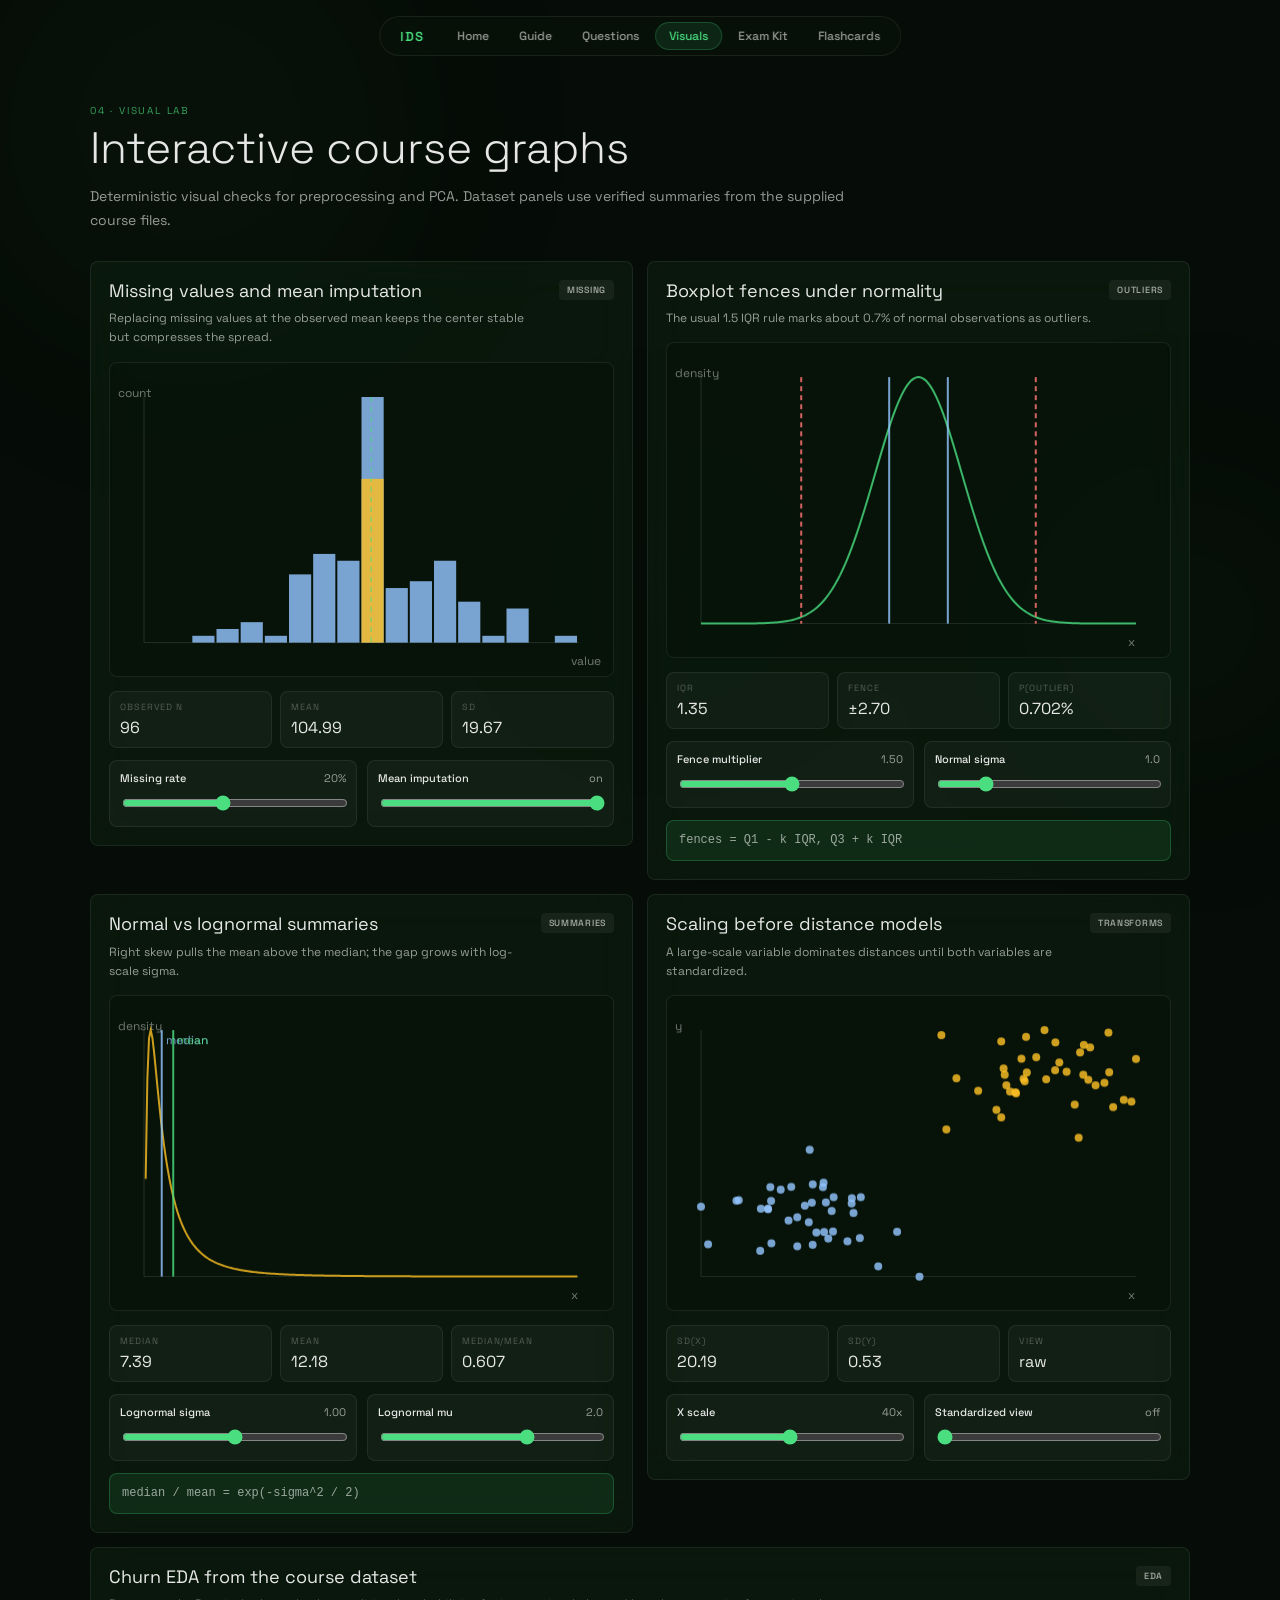
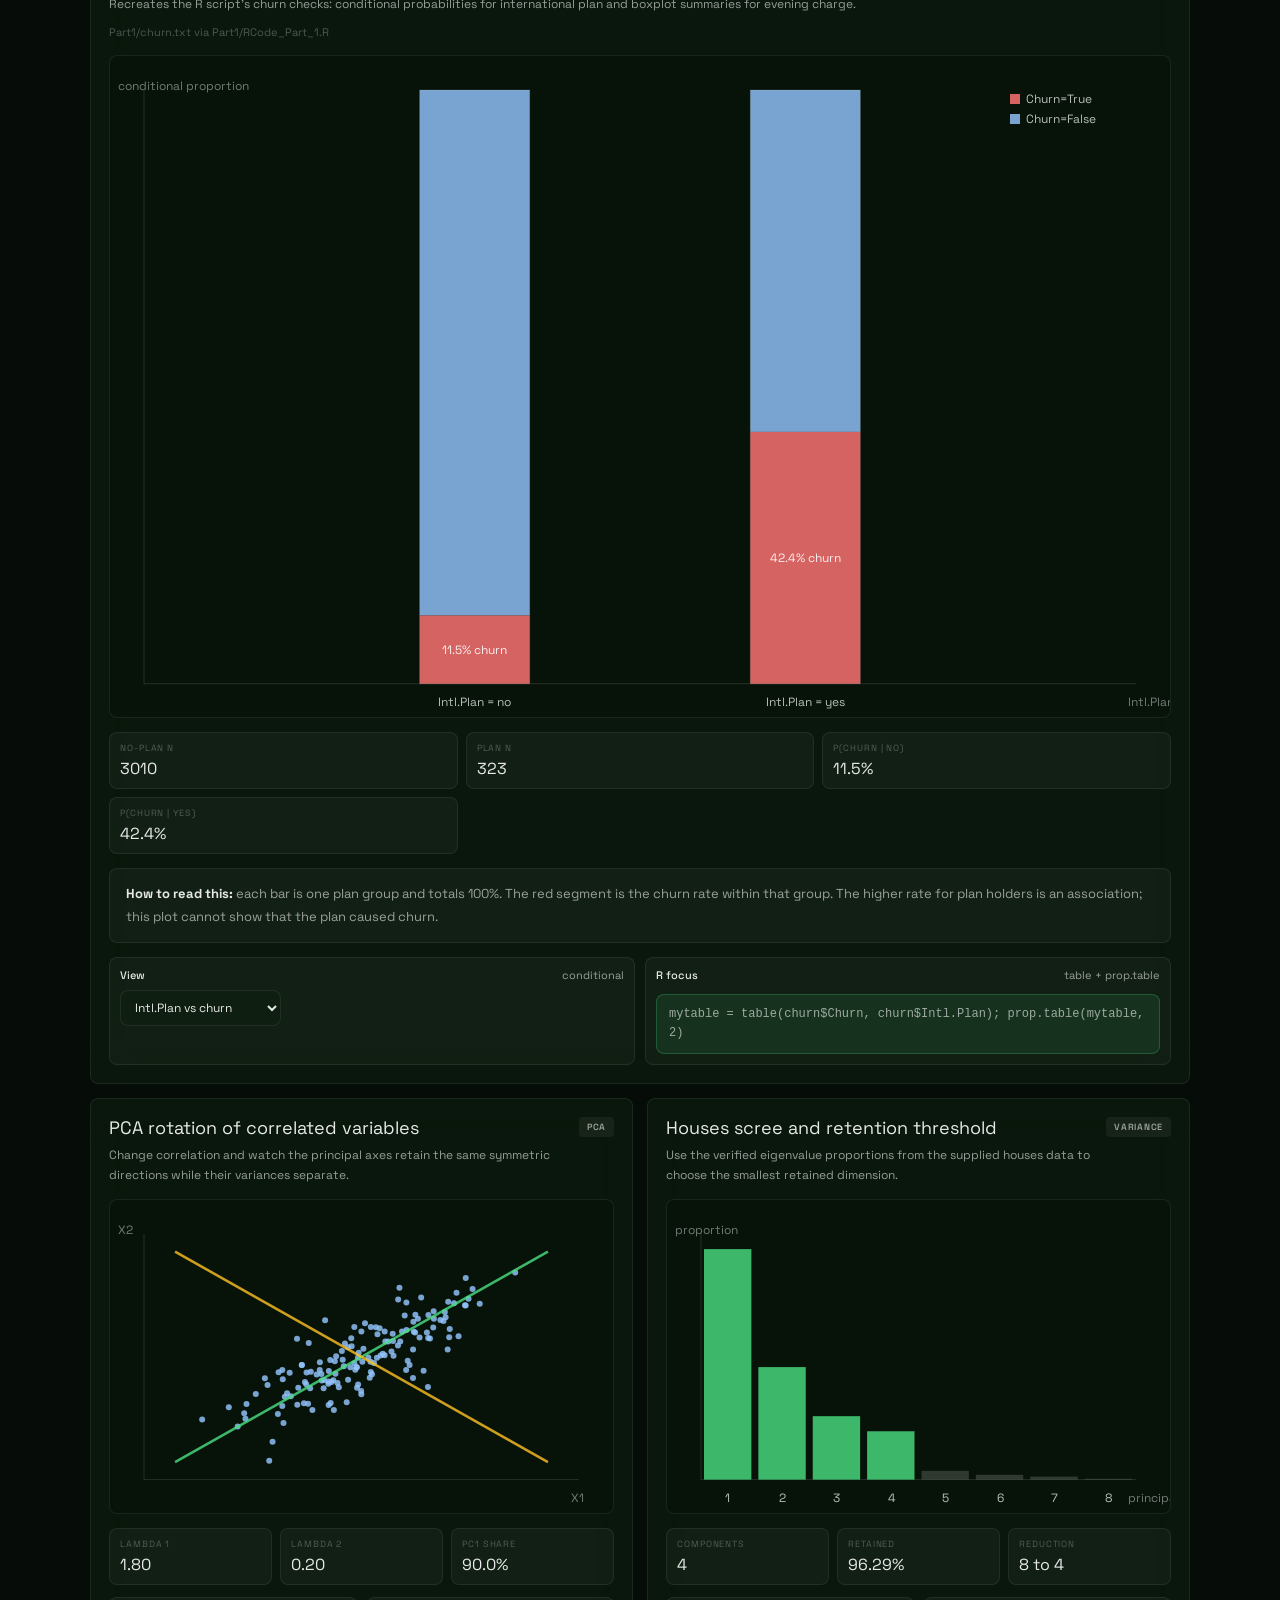
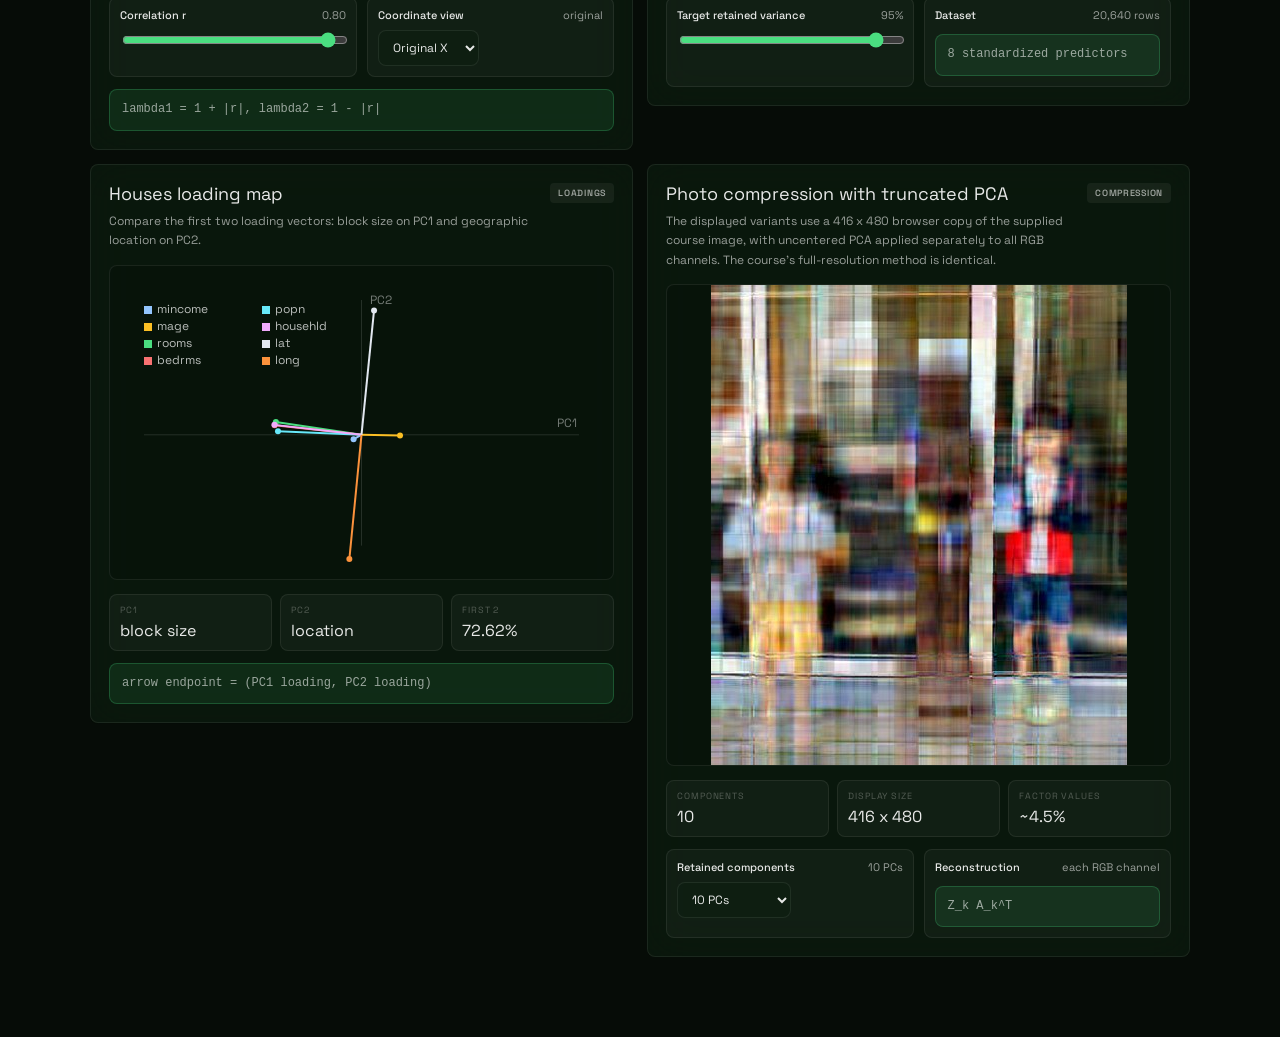
<file: docs/visuals.html>
<!DOCTYPE html>
<html lang="en">
<head>
  <meta charset="UTF-8">
  <meta name="viewport" content="width=device-width, initial-scale=1.0">
  <title>IDS Visual Lab</title>
  <link rel="stylesheet" href="shared.css">
  <style>
    .lab-grid {
      display: grid;
      grid-template-columns: repeat(2, minmax(0, 1fr));
      gap: 14px;
      align-items: start;
    }
    .lab-grid > * { min-width: 0; }
    .lab-card { width: 100%; min-width: 0; padding: 18px; }
    .lab-card.wide { grid-column: 1 / -1; }
    .lab-head {
      display: flex;
      justify-content: space-between;
      align-items: flex-start;
      gap: 12px;
      margin-bottom: 12px;
    }
    .lab-card h2 { margin: 0 0 7px; font-size: 18px; font-weight: 400; line-height: 1.25; }
    .lab-card p { margin: 0; color: var(--muted); font-size: 12px; line-height: 1.6; }
    .plot-wrap {
      position: relative;
      width: 100%;
      aspect-ratio: 16 / 10;
      min-height: 230px;
      margin: 14px 0;
      border: 1px solid var(--line);
      border-radius: var(--radius);
      background: rgba(0,0,0,.14);
      overflow: hidden;
    }
    canvas { display: block; width: 100%; height: 100%; }
    .controls {
      display: grid;
      grid-template-columns: repeat(2, minmax(0, 1fr));
      gap: 10px;
      margin-top: 12px;
    }
    .control {
      padding: 10px;
      border: 1px solid var(--line);
      border-radius: var(--radius);
      background: var(--panel-soft);
    }
    .control label {
      display: flex;
      justify-content: space-between;
      gap: 8px;
      color: var(--muted);
      font-size: 11px;
      margin-bottom: 8px;
    }
    .control strong { color: var(--text); font-weight: 500; }
    input[type="range"] {
      width: 100%;
      min-width: 0;
      accent-color: var(--accent);
    }
    .metric-row {
      display: grid;
      grid-template-columns: repeat(3, minmax(0, 1fr));
      gap: 8px;
    }
    .metric {
      padding: 9px 10px;
      border: 1px solid var(--line);
      border-radius: var(--radius);
      background: var(--panel-soft);
    }
    .metric span { display: block; color: var(--faint); font-size: 9px; letter-spacing: .1em; text-transform: uppercase; }
    .metric strong { display: block; margin-top: 4px; font-size: 16px; font-weight: 400; }
    .formula-strip {
      margin-top: 12px;
      padding: 10px 12px;
      border: 1px solid var(--accent-line);
      border-radius: var(--radius);
      color: var(--muted);
      background: var(--accent-soft);
      font: 12px/1.6 ui-monospace, SFMono-Regular, Menlo, Consolas, monospace;
      overflow-x: auto;
    }
    .source-mini {
      display: inline-flex;
      margin-top: 10px;
      color: var(--faint);
      font-size: 11px;
    }
    .photo-stage {
      display: grid;
      place-items: center;
      min-height: 320px;
      margin: 14px 0;
      border: 1px solid var(--line);
      border-radius: var(--radius);
      background: rgba(0,0,0,.14);
      overflow: hidden;
    }
    .photo-stage img { display: block; width: auto; max-width: 100%; max-height: 480px; object-fit: contain; }
    @media (max-width: 920px) {
      .lab-grid { grid-template-columns: 1fr; }
      .lab-head { flex-direction: column; }
      .controls, .metric-row { grid-template-columns: 1fr; }
      .plot-wrap { min-height: 260px; }
    }
  </style>
</head>
<body>
  <main class="page">
    <p class="eyebrow">04 · Visual Lab</p>
    <h1 class="page-title">Interactive course graphs</h1>
    <p class="page-sub">Deterministic visual checks for preprocessing and PCA. Dataset panels use verified summaries from the supplied course files.</p>
    <div class="lab-grid">
      <section class="glass lab-card">
        <div class="lab-head">
          <div>
            <h2>Missing values and mean imputation</h2>
            <p>Replacing missing values at the observed mean keeps the center stable but compresses the spread.</p>
          </div>
          <span class="badge b-topic">missing</span>
        </div>
        <div class="plot-wrap"><canvas id="missing-plot"></canvas></div>
        <div class="metric-row" id="missing-metrics"></div>
        <div class="controls">
          <div class="control">
            <label><strong>Missing rate</strong><span id="missing-rate-label"></span></label>
            <input id="missing-rate" type="range" min="0" max="45" value="20" step="1">
          </div>
          <div class="control">
            <label><strong>Mean imputation</strong><span id="impute-label"></span></label>
            <input id="impute-toggle" type="range" min="0" max="1" value="1" step="1">
          </div>
        </div>
      </section>

      <section class="glass lab-card">
        <div class="lab-head">
          <div>
            <h2>Boxplot fences under normality</h2>
            <p>The usual 1.5 IQR rule marks about 0.7% of normal observations as outliers.</p>
          </div>
          <span class="badge b-topic">outliers</span>
        </div>
        <div class="plot-wrap"><canvas id="boxplot-plot"></canvas></div>
        <div class="metric-row" id="boxplot-metrics"></div>
        <div class="controls">
          <div class="control">
            <label><strong>Fence multiplier</strong><span id="fence-label"></span></label>
            <input id="fence-k" type="range" min="0.5" max="2.5" value="1.5" step="0.05">
          </div>
          <div class="control">
            <label><strong>Normal sigma</strong><span id="sigma-label"></span></label>
            <input id="normal-sigma" type="range" min="0.5" max="3" value="1" step="0.1">
          </div>
        </div>
        <div class="formula-strip">fences = Q1 - k IQR, Q3 + k IQR</div>
      </section>

      <section class="glass lab-card">
        <div class="lab-head">
          <div>
            <h2>Normal vs lognormal summaries</h2>
            <p>Right skew pulls the mean above the median; the gap grows with log-scale sigma.</p>
          </div>
          <span class="badge b-topic">summaries</span>
        </div>
        <div class="plot-wrap"><canvas id="skew-plot"></canvas></div>
        <div class="metric-row" id="skew-metrics"></div>
        <div class="controls">
          <div class="control">
            <label><strong>Lognormal sigma</strong><span id="skew-sigma-label"></span></label>
            <input id="skew-sigma" type="range" min="0.2" max="1.8" value="1" step="0.05">
          </div>
          <div class="control">
            <label><strong>Lognormal mu</strong><span id="skew-mu-label"></span></label>
            <input id="skew-mu" type="range" min="0" max="3" value="2" step="0.1">
          </div>
        </div>
        <div class="formula-strip">median / mean = exp(-sigma^2 / 2)</div>
      </section>

      <section class="glass lab-card">
        <div class="lab-head">
          <div>
            <h2>Scaling before distance models</h2>
            <p>A large-scale variable dominates distances until both variables are standardized.</p>
          </div>
          <span class="badge b-topic">transforms</span>
        </div>
        <div class="plot-wrap"><canvas id="scaling-plot"></canvas></div>
        <div class="metric-row" id="scaling-metrics"></div>
        <div class="controls">
          <div class="control">
            <label><strong>X scale</strong><span id="xscale-label"></span></label>
            <input id="x-scale" type="range" min="1" max="80" value="40" step="1">
          </div>
          <div class="control">
            <label><strong>Standardized view</strong><span id="standardized-label"></span></label>
            <input id="standardized-toggle" type="range" min="0" max="1" value="0" step="1">
          </div>
        </div>
      </section>

      <section class="glass lab-card wide">
        <div class="lab-head">
          <div>
            <h2>Churn EDA from the course dataset</h2>
            <p>Recreates the R script's churn checks: conditional probabilities for international plan and boxplot summaries for evening charge.</p>
            <span class="source-mini" id="churn-source"></span>
          </div>
          <span class="badge b-topic">eda</span>
        </div>
        <div class="plot-wrap"><canvas id="churn-plot"></canvas></div>
        <div class="metric-row" id="churn-metrics"></div>
        <div class="callout" id="churn-reading"></div>
        <div class="controls">
          <div class="control">
            <label><strong>View</strong><span id="churn-view-label"></span></label>
            <select class="select" id="churn-view">
              <option value="plan">Intl.Plan vs churn</option>
              <option value="eve">Eve.Charge by churn</option>
            </select>
          </div>
          <div class="control">
            <label><strong>R focus</strong><span>table + prop.table</span></label>
            <div class="formula-strip">mytable = table(churn$Churn, churn$Intl.Plan); prop.table(mytable, 2)</div>
          </div>
        </div>
      </section>

      <section class="glass lab-card">
        <div class="lab-head">
          <div>
            <h2>PCA rotation of correlated variables</h2>
            <p>Change correlation and watch the principal axes retain the same symmetric directions while their variances separate.</p>
          </div>
          <span class="badge b-topic">PCA</span>
        </div>
        <div class="plot-wrap"><canvas id="pca-rotation-plot"></canvas></div>
        <div class="metric-row" id="pca-rotation-metrics"></div>
        <div class="controls">
          <div class="control">
            <label><strong>Correlation r</strong><span id="pca-r-label"></span></label>
            <input id="pca-r" type="range" min="-0.9" max="0.9" value="0.8" step="0.05">
          </div>
          <div class="control">
            <label><strong>Coordinate view</strong><span id="pca-view-label"></span></label>
            <select class="select" id="pca-view"><option value="x">Original X</option><option value="z">Rotated Z</option></select>
          </div>
        </div>
        <div class="formula-strip">lambda1 = 1 + |r|, lambda2 = 1 - |r|</div>
      </section>

      <section class="glass lab-card">
        <div class="lab-head">
          <div>
            <h2>Houses scree and retention threshold</h2>
            <p>Use the verified eigenvalue proportions from the supplied houses data to choose the smallest retained dimension.</p>
          </div>
          <span class="badge b-topic">variance</span>
        </div>
        <div class="plot-wrap"><canvas id="scree-plot"></canvas></div>
        <div class="metric-row" id="scree-metrics"></div>
        <div class="controls">
          <div class="control">
            <label><strong>Target retained variance</strong><span id="threshold-label"></span></label>
            <input id="variance-threshold" type="range" min="50" max="100" value="95" step="1">
          </div>
          <div class="control">
            <label><strong>Dataset</strong><span>20,640 rows</span></label>
            <div class="formula-strip">8 standardized predictors</div>
          </div>
        </div>
      </section>

      <section class="glass lab-card">
        <div class="lab-head">
          <div>
            <h2>Houses loading map</h2>
            <p>Compare the first two loading vectors: block size on PC1 and geographic location on PC2.</p>
          </div>
          <span class="badge b-topic">loadings</span>
        </div>
        <div class="plot-wrap"><canvas id="loadings-plot"></canvas></div>
        <div class="metric-row" id="loadings-metrics"></div>
        <div class="formula-strip">arrow endpoint = (PC1 loading, PC2 loading)</div>
      </section>

      <section class="glass lab-card">
        <div class="lab-head">
          <div>
            <h2>Photo compression with truncated PCA</h2>
            <p>The displayed variants use a 416 x 480 browser copy of the supplied course image, with uncentered PCA applied separately to all RGB channels. The course's full-resolution method is identical.</p>
          </div>
          <span class="badge b-topic">compression</span>
        </div>
        <div class="photo-stage"><img id="pca-photo" src="assets/part2/quinten-juno-pca-10.jpg" alt="Course photo reconstructed with PCA"></div>
        <div class="metric-row" id="photo-metrics"></div>
        <div class="controls">
          <div class="control">
            <label><strong>Retained components</strong><span id="photo-k-label"></span></label>
            <select class="select" id="photo-k">
              <option value="5">5 PCs</option><option value="10" selected>10 PCs</option><option value="30">30 PCs</option><option value="100">100 PCs</option><option value="web">Web original</option>
            </select>
          </div>
          <div class="control">
            <label><strong>Reconstruction</strong><span>each RGB channel</span></label>
            <div class="formula-strip">Z_k A_k^T</div>
          </div>
        </div>
      </section>
    </div>
  </main>
  <script src="data.js"></script>
  <script src="part2-data.js"></script>
  <script src="site.js"></script>
  <script>
    mountShell("visuals");

    const TAU = Math.PI * 2;
    const green = "rgba(74,222,128,.82)";
    const yellow = "rgba(251,191,36,.82)";
    const blue = "rgba(147,197,253,.82)";
    const red = "rgba(248,113,113,.86)";
    const text = "rgba(255,255,255,.72)";
    const grid = "rgba(255,255,255,.12)";

    function rand(seed) {
      let s = seed >>> 0;
      return () => {
        s = (1664525 * s + 1013904223) >>> 0;
        return s / 4294967296;
      };
    }
    function normalSamples(n, seed = 7) {
      const r = rand(seed);
      const out = [];
      for (let i = 0; i < n; i += 2) {
        const u1 = Math.max(r(), 1e-9);
        const u2 = r();
        const mag = Math.sqrt(-2 * Math.log(u1));
        out.push(mag * Math.cos(TAU * u2), mag * Math.sin(TAU * u2));
      }
      return out.slice(0, n);
    }
    function mean(xs) { return xs.reduce((a,b) => a + b, 0) / xs.length; }
    function sd(xs) {
      const m = mean(xs);
      return Math.sqrt(xs.reduce((a,b) => a + (b - m) ** 2, 0) / Math.max(1, xs.length - 1));
    }
    function normPdf(x, mu = 0, sigma = 1) {
      return Math.exp(-0.5 * ((x - mu) / sigma) ** 2) / (sigma * Math.sqrt(TAU));
    }
    function erf(x) {
      const sign = x < 0 ? -1 : 1;
      const a1 = 0.254829592, a2 = -0.284496736, a3 = 1.421413741, a4 = -1.453152027, a5 = 1.061405429, p = 0.3275911;
      const t = 1 / (1 + p * Math.abs(x));
      const y = 1 - (((((a5 * t + a4) * t) + a3) * t + a2) * t + a1) * t * Math.exp(-x * x);
      return sign * y;
    }
    function normCdf(x) { return 0.5 * (1 + erf(x / Math.sqrt(2))); }
    function setup(canvas) {
      const dpr = Math.max(1, window.devicePixelRatio || 1);
      const rect = canvas.getBoundingClientRect();
      canvas.width = Math.max(1, Math.floor(rect.width * dpr));
      canvas.height = Math.max(1, Math.floor(rect.height * dpr));
      const ctx = canvas.getContext("2d");
      ctx.setTransform(dpr, 0, 0, dpr, 0, 0);
      ctx.clearRect(0, 0, rect.width, rect.height);
      ctx.font = "12px Space Grotesk, sans-serif";
      return { ctx, w: rect.width, h: rect.height, pad: 34 };
    }
    function axes(ctx, w, h, pad, labelX = "x", labelY = "density") {
      ctx.strokeStyle = grid;
      ctx.lineWidth = 1;
      ctx.beginPath();
      ctx.moveTo(pad, h - pad);
      ctx.lineTo(w - pad, h - pad);
      ctx.moveTo(pad, h - pad);
      ctx.lineTo(pad, pad);
      ctx.stroke();
      ctx.fillStyle = "rgba(255,255,255,.44)";
      ctx.fillText(labelX, w - pad - 8, h - 12);
      ctx.fillText(labelY, 8, pad);
    }
    function metrics(id, items) {
      document.getElementById(id).innerHTML = items.map(([k, v]) => `<div class="metric"><span>${escapeHtml(k)}</span><strong>${escapeHtml(v)}</strong></div>`).join("");
    }
    function drawLine(ctx, pts, color) {
      ctx.strokeStyle = color;
      ctx.lineWidth = 2;
      ctx.beginPath();
      pts.forEach(([x, y], i) => i ? ctx.lineTo(x, y) : ctx.moveTo(x, y));
      ctx.stroke();
    }

    const base = normalSamples(120, 42).map(x => 100 + 24 * x);
    function drawMissing() {
      const rate = Number(document.getElementById("missing-rate").value) / 100;
      const impute = Number(document.getElementById("impute-toggle").value) === 1;
      document.getElementById("missing-rate-label").textContent = `${Math.round(rate * 100)}%`;
      document.getElementById("impute-label").textContent = impute ? "on" : "off";
      const m = mean(base);
      const missEvery = Math.max(2, Math.round(1 / Math.max(rate, .01)));
      const observed = base.filter((_, i) => rate === 0 || i % missEvery !== 0);
      const cleaned = impute ? base.map((x, i) => (rate > 0 && i % missEvery === 0 ? m : x)) : observed;
      const { ctx, w, h, pad } = setup(document.getElementById("missing-plot"));
      axes(ctx, w, h, pad, "value", "count");
      const bins = 18, min = 35, max = 165;
      const counts = Array(bins).fill(0), imputed = Array(bins).fill(0);
      cleaned.forEach((x, i) => {
        const b = Math.max(0, Math.min(bins - 1, Math.floor((x - min) / (max - min) * bins)));
        counts[b]++;
        if (impute && Math.abs(x - m) < 1e-9) imputed[b]++;
      });
      const maxCount = Math.max(...counts, 1);
      counts.forEach((c, i) => {
        const x = pad + i * ((w - 2 * pad) / bins);
        const bw = (w - 2 * pad) / bins - 2;
        const bh = c / maxCount * (h - 2 * pad);
        ctx.fillStyle = blue;
        ctx.fillRect(x, h - pad - bh, bw, bh);
        if (imputed[i]) {
          ctx.fillStyle = yellow;
          ctx.fillRect(x, h - pad - imputed[i] / maxCount * (h - 2 * pad), bw, imputed[i] / maxCount * (h - 2 * pad));
        }
      });
      const meanX = pad + (m - min) / (max - min) * (w - 2 * pad);
      ctx.strokeStyle = green;
      ctx.setLineDash([5, 5]);
      ctx.beginPath();
      ctx.moveTo(meanX, pad);
      ctx.lineTo(meanX, h - pad);
      ctx.stroke();
      ctx.setLineDash([]);
      metrics("missing-metrics", [["observed n", observed.length], ["mean", mean(cleaned).toFixed(2)], ["sd", sd(cleaned).toFixed(2)]]);
    }

    function drawBoxplot() {
      const k = Number(document.getElementById("fence-k").value);
      const sigma = Number(document.getElementById("normal-sigma").value);
      document.getElementById("fence-label").textContent = k.toFixed(2);
      document.getElementById("sigma-label").textContent = sigma.toFixed(1);
      const q1 = -0.674 * sigma, q3 = 0.674 * sigma, iqr = q3 - q1;
      const lo = q1 - k * iqr, hi = q3 + k * iqr;
      const prob = 2 * (1 - normCdf(hi / sigma));
      const { ctx, w, h, pad } = setup(document.getElementById("boxplot-plot"));
      axes(ctx, w, h, pad, "x", "density");
      const xmin = -5 * sigma, xmax = 5 * sigma;
      const pts = [];
      for (let i = 0; i < 220; i++) {
        const x = xmin + (xmax - xmin) * i / 219;
        const px = pad + (x - xmin) / (xmax - xmin) * (w - 2 * pad);
        const py = h - pad - normPdf(x, 0, sigma) / normPdf(0,0,sigma) * (h - 2 * pad);
        pts.push([px, py]);
      }
      drawLine(ctx, pts, green);
      [q1, q3, lo, hi].forEach((x, i) => {
        const px = pad + (x - xmin) / (xmax - xmin) * (w - 2 * pad);
        ctx.strokeStyle = i < 2 ? blue : red;
        ctx.setLineDash(i < 2 ? [] : [5, 4]);
        ctx.beginPath();
        ctx.moveTo(px, pad);
        ctx.lineTo(px, h - pad);
        ctx.stroke();
      });
      ctx.setLineDash([]);
      metrics("boxplot-metrics", [["IQR", iqr.toFixed(2)], ["fence", `±${hi.toFixed(2)}`], ["P(outlier)", `${(prob * 100).toFixed(3)}%`]]);
    }

    function drawSkew() {
      const s = Number(document.getElementById("skew-sigma").value);
      const mu = Number(document.getElementById("skew-mu").value);
      document.getElementById("skew-sigma-label").textContent = s.toFixed(2);
      document.getElementById("skew-mu-label").textContent = mu.toFixed(1);
      const med = Math.exp(mu);
      const avg = Math.exp(mu + s * s / 2);
      const ratio = med / avg;
      const { ctx, w, h, pad } = setup(document.getElementById("skew-plot"));
      axes(ctx, w, h, pad, "x", "density");
      const maxX = Math.exp(mu + 3.2 * s);
      const pts = [];
      let maxY = 0;
      for (let i = 1; i < 260; i++) {
        const x = maxX * i / 260;
        const y = Math.exp(-((Math.log(x) - mu) ** 2) / (2 * s * s)) / (x * s * Math.sqrt(TAU));
        maxY = Math.max(maxY, y);
        pts.push([x, y]);
      }
      drawLine(ctx, pts.map(([x,y]) => [pad + x / maxX * (w - 2 * pad), h - pad - y / maxY * (h - 2 * pad)]), yellow);
      [[med, blue, "median"], [avg, green, "mean"]].forEach(([x, color, label]) => {
        const px = pad + x / maxX * (w - 2 * pad);
        ctx.strokeStyle = color;
        ctx.beginPath();
        ctx.moveTo(px, pad);
        ctx.lineTo(px, h - pad);
        ctx.stroke();
        ctx.fillStyle = color;
        ctx.fillText(label, px + 4, pad + 14);
      });
      metrics("skew-metrics", [["median", med.toFixed(2)], ["mean", avg.toFixed(2)], ["median/mean", ratio.toFixed(3)]]);
    }

    function drawScaling() {
      const scale = Number(document.getElementById("x-scale").value);
      const standardized = Number(document.getElementById("standardized-toggle").value) === 1;
      document.getElementById("xscale-label").textContent = `${scale}x`;
      document.getElementById("standardized-label").textContent = standardized ? "on" : "off";
      const raw = [];
      const ns = normalSamples(100, 11);
      for (let i = 0; i < 40; i++) raw.push({ x: scale * (1 + .18 * ns[i]), y: 1 + .18 * ns[i+20], c: blue });
      for (let i = 0; i < 40; i++) raw.push({ x: scale * (2 + .18 * ns[i+40]), y: 2 + .18 * ns[i+60], c: yellow });
      let pts = raw;
      if (standardized) {
        const xs = raw.map(p => p.x), ys = raw.map(p => p.y);
        const mx = mean(xs), my = mean(ys), sx = sd(xs), sy = sd(ys);
        pts = raw.map(p => ({ ...p, x: (p.x - mx) / sx, y: (p.y - my) / sy }));
      }
      const xs = pts.map(p => p.x), ys = pts.map(p => p.y);
      const xmin = Math.min(...xs), xmax = Math.max(...xs), ymin = Math.min(...ys), ymax = Math.max(...ys);
      const { ctx, w, h, pad } = setup(document.getElementById("scaling-plot"));
      axes(ctx, w, h, pad, "x", "y");
      pts.forEach(p => {
        const px = pad + (p.x - xmin) / (xmax - xmin || 1) * (w - 2 * pad);
        const py = h - pad - (p.y - ymin) / (ymax - ymin || 1) * (h - 2 * pad);
        ctx.fillStyle = p.c;
        ctx.beginPath();
        ctx.arc(px, py, 4, 0, TAU);
        ctx.fill();
      });
      metrics("scaling-metrics", [["sd(x)", sd(xs).toFixed(2)], ["sd(y)", sd(ys).toFixed(2)], ["view", standardized ? "z-score" : "raw"]]);
    }

    function drawChurnPlan(ctx, w, h, pad) {
      axes(ctx, w, h, pad, "Intl.Plan", "conditional proportion");
      const plans = ["no", "yes"];
      const barW = Math.min(110, (w - 2 * pad) / 4);
      const areaH = h - 2 * pad;
      plans.forEach((plan, i) => {
        const x = pad + (i + 1) * (w - 2 * pad) / 3 - barW / 2;
        const yTop = pad;
        const falseH = CHURN_EDA.conditionalChurn[plan].False * areaH;
        const trueH = CHURN_EDA.conditionalChurn[plan].True * areaH;
        ctx.fillStyle = blue;
        ctx.fillRect(x, yTop, barW, falseH);
        ctx.fillStyle = red;
        ctx.fillRect(x, yTop + falseH, barW, trueH);
        ctx.strokeStyle = grid;
        ctx.strokeRect(x, yTop, barW, areaH);
        ctx.fillStyle = text;
        ctx.textAlign = "center";
        ctx.fillText(`Intl.Plan = ${plan}`, x + barW / 2, h - 12);
        ctx.fillStyle = "rgba(255,255,255,.9)";
        ctx.fillText(`${(CHURN_EDA.conditionalChurn[plan].True * 100).toFixed(1)}% churn`, x + barW / 2, yTop + falseH + trueH / 2 + 4);
      });
      ctx.textAlign = "left";
      ctx.fillStyle = red;
      ctx.fillRect(w - pad - 126, pad + 4, 10, 10);
      ctx.fillStyle = text;
      ctx.fillText("Churn=True", w - pad - 110, pad + 13);
      ctx.fillStyle = blue;
      ctx.fillRect(w - pad - 126, pad + 24, 10, 10);
      ctx.fillStyle = text;
      ctx.fillText("Churn=False", w - pad - 110, pad + 33);
      const noRate = CHURN_EDA.conditionalChurn.no.True;
      const yesRate = CHURN_EDA.conditionalChurn.yes.True;
      metrics("churn-metrics", [
        ["no-plan n", CHURN_EDA.intlPlanCounts.no],
        ["plan n", CHURN_EDA.intlPlanCounts.yes],
        ["P(churn | no)", `${(noRate * 100).toFixed(1)}%`],
        ["P(churn | yes)", `${(yesRate * 100).toFixed(1)}%`]
      ]);
    }

    function drawChurnBox(ctx, w, h, pad) {
      axes(ctx, w, h, pad, "Eve.Charge", "Churn");
      const groups = [
        ["False", CHURN_EDA.eveChargeByChurn.False, blue],
        ["True", CHURN_EDA.eveChargeByChurn.True, red]
      ];
      const xmin = 0, xmax = 32;
      function sx(x) { return pad + (x - xmin) / (xmax - xmin) * (w - 2 * pad); }
      groups.forEach(([label, s, color], i) => {
        const cy = pad + (i + 1) * (h - 2 * pad) / 3;
        const boxH = 34;
        ctx.strokeStyle = color;
        ctx.fillStyle = color.replace(".82", ".18").replace(".86", ".18");
        ctx.lineWidth = 2;
        ctx.beginPath();
        ctx.moveTo(sx(s.min), cy);
        ctx.lineTo(sx(s.max), cy);
        ctx.stroke();
        ctx.fillRect(sx(s.q1), cy - boxH / 2, sx(s.q3) - sx(s.q1), boxH);
        ctx.strokeRect(sx(s.q1), cy - boxH / 2, sx(s.q3) - sx(s.q1), boxH);
        ctx.beginPath();
        ctx.moveTo(sx(s.median), cy - boxH / 2);
        ctx.lineTo(sx(s.median), cy + boxH / 2);
        ctx.stroke();
        ctx.fillStyle = text;
        ctx.fillText(`Churn=${label}`, pad, cy - boxH / 2 - 8);
        ctx.fillStyle = color;
        ctx.beginPath();
        ctx.arc(sx(s.mean), cy, 4, 0, TAU);
        ctx.fill();
        ctx.fillText("mean", sx(s.mean) + 6, cy + 4);
      });
      const f = CHURN_EDA.eveChargeByChurn.False;
      const t = CHURN_EDA.eveChargeByChurn.True;
      metrics("churn-metrics", [["False median", f.median.toFixed(2)], ["True median", t.median.toFixed(2)], ["mean gap", (t.mean - f.mean).toFixed(2)]]);
    }

    function drawChurn() {
      document.getElementById("churn-source").textContent = CHURN_EDA.source;
      const view = document.getElementById("churn-view").value;
      document.getElementById("churn-view-label").textContent = view === "plan" ? "conditional" : "boxplot";
      document.getElementById("churn-reading").innerHTML = view === "plan"
        ? "<strong>How to read this:</strong> each bar is one plan group and totals 100%. The red segment is the churn rate within that group. The higher rate for plan holders is an association; this plot cannot show that the plan caused churn."
        : "<strong>How to read this:</strong> churners have a slightly higher centre for evening charge, but the boxes and ranges overlap heavily. Evening charge alone does not cleanly separate the two groups.";
      const { ctx, w, h, pad } = setup(document.getElementById("churn-plot"));
      if (view === "plan") drawChurnPlan(ctx, w, h, pad);
      else drawChurnBox(ctx, w, h, pad);
    }

    const pcaNoise = normalSamples(320, 73);
    function drawPcaRotation() {
      const r = Number(document.getElementById("pca-r").value);
      const view = document.getElementById("pca-view").value;
      document.getElementById("pca-r-label").textContent = r.toFixed(2);
      document.getElementById("pca-view-label").textContent = view === "x" ? "original" : "principal";
      const pts = [];
      for (let i = 0; i < 150; i++) {
        const x = pcaNoise[i];
        const y = r * x + Math.sqrt(1-r*r) * pcaNoise[i+150];
        if (view === "x") pts.push([x,y]);
        else {
          const sign = r >= 0 ? 1 : -1;
          pts.push([(x + sign*y)/Math.sqrt(2), (x - sign*y)/Math.sqrt(2)]);
        }
      }
      const { ctx, w, h, pad } = setup(document.getElementById("pca-rotation-plot"));
      axes(ctx,w,h,pad,view === "x" ? "X1" : "Z1",view === "x" ? "X2" : "Z2");
      const sx = x => pad + (x+3.5)/7*(w-2*pad);
      const sy = y => h-pad-(y+3.5)/7*(h-2*pad);
      pts.forEach(([x,y]) => { ctx.fillStyle=blue; ctx.beginPath(); ctx.arc(sx(x),sy(y),3,0,TAU); ctx.fill(); });
      ctx.lineWidth=2.5;
      if (view === "x") {
        const sign = r >= 0 ? 1 : -1;
        ctx.strokeStyle=green; ctx.beginPath(); ctx.moveTo(sx(-3),sy(-3*sign)); ctx.lineTo(sx(3),sy(3*sign)); ctx.stroke();
        ctx.strokeStyle=yellow; ctx.beginPath(); ctx.moveTo(sx(-3),sy(3*sign)); ctx.lineTo(sx(3),sy(-3*sign)); ctx.stroke();
      } else {
        ctx.strokeStyle=green; ctx.beginPath(); ctx.moveTo(sx(-3),sy(0)); ctx.lineTo(sx(3),sy(0)); ctx.stroke();
        ctx.strokeStyle=yellow; ctx.beginPath(); ctx.moveTo(sx(0),sy(-3)); ctx.lineTo(sx(0),sy(3)); ctx.stroke();
      }
      const l1=1+Math.abs(r), l2=1-Math.abs(r);
      metrics("pca-rotation-metrics", [["lambda 1",l1.toFixed(2)],["lambda 2",l2.toFixed(2)],["PC1 share",`${(l1/2*100).toFixed(1)}%`]]);
    }

    function drawScree() {
      const target=Number(document.getElementById("variance-threshold").value)/100;
      document.getElementById("threshold-label").textContent=`${Math.round(target*100)}%`;
      const props=HOUSE_PCA.proportions;
      let cumulative=0, retained=props.length;
      for (let i=0;i<props.length;i++){ cumulative+=props[i]; if(cumulative>=target){retained=i+1;break;} }
      const {ctx,w,h,pad}=setup(document.getElementById("scree-plot"));
      axes(ctx,w,h,pad,"principal component","proportion");
      const bw=(w-2*pad)/props.length-7;
      props.forEach((p,i)=>{const x=pad+i*(w-2*pad)/props.length+3;const bh=p/.52*(h-2*pad);ctx.fillStyle=i<retained?green:"rgba(255,255,255,.16)";ctx.fillRect(x,h-pad-bh,bw,bh);ctx.fillStyle=text;ctx.fillText(`${i+1}`,x+bw/2-3,h-12);});
      const kept=props.slice(0,retained).reduce((a,b)=>a+b,0);
      metrics("scree-metrics",[["components",retained],["retained",`${(kept*100).toFixed(2)}%`],["reduction",`${props.length} to ${retained}`]]);
    }

    function drawLoadings() {
      const {ctx,w,h,pad}=setup(document.getElementById("loadings-plot"));
      const cx=w/2, cy=h/2+12, scale=Math.min(w-2*pad,h-2*pad)*.72;
      const colors=["#93c5fd","#fbbf24","#4ade80","#f87171","#67e8f9","#f0abfc","#e2e8f0","#fb923c"];
      ctx.strokeStyle=grid;ctx.beginPath();ctx.moveTo(pad,cy);ctx.lineTo(w-pad,cy);ctx.moveTo(cx,pad);ctx.lineTo(cx,h-pad);ctx.stroke();
      HOUSE_PCA.variables.forEach((name,i)=>{
        const x=cx+HOUSE_PCA.loadings.pc1[i]*scale, y=cy-HOUSE_PCA.loadings.pc2[i]*scale;
        ctx.strokeStyle=colors[i];ctx.lineWidth=2;ctx.beginPath();ctx.moveTo(cx,cy);ctx.lineTo(x,y);ctx.stroke();
        ctx.fillStyle=colors[i];ctx.beginPath();ctx.arc(x,y,3,0,TAU);ctx.fill();
        const col=i<4?0:1, row=i%4, lx=pad+col*118, ly=pad+13+row*17;
        ctx.fillStyle=colors[i];ctx.fillRect(lx,ly-7,8,8);
        ctx.fillStyle=text;ctx.fillText(name,lx+13,ly);
      });
      ctx.fillStyle="rgba(255,255,255,.44)";ctx.fillText("PC1",w-pad-22,cy-8);ctx.fillText("PC2",cx+8,pad+4);
      metrics("loadings-metrics",[["PC1","block size"],["PC2","location"],["first 2",`${((HOUSE_PCA.proportions[0]+HOUSE_PCA.proportions[1])*100).toFixed(2)}%`]]);
    }

    function drawPhoto() {
      const k=document.getElementById("photo-k").value;
      const img=document.getElementById("pca-photo");
      img.src=k==="web"?"assets/part2/quinten-juno-web.jpg":`assets/part2/quinten-juno-pca-${k}.jpg`;
      document.getElementById("photo-k-label").textContent=k==="web"?"original":`${k} PCs`;
      const numeric=k==="web"?416:Number(k);
      const ratio=k==="web"?100:Math.min(100,numeric*(416+480)/(416*480)*100);
      metrics("photo-metrics",[["components",k==="web"?"all":k],["display size","416 x 480"],["factor values",k==="web"?"full":`~${ratio.toFixed(1)}%`]]);
    }

    function redrawAll() {
      drawMissing();
      drawBoxplot();
      drawSkew();
      drawScaling();
      drawChurn();
      drawPcaRotation();
      drawScree();
      drawLoadings();
      drawPhoto();
    }
    ["missing-rate","impute-toggle"].forEach(id => document.getElementById(id).addEventListener("input", drawMissing));
    ["fence-k","normal-sigma"].forEach(id => document.getElementById(id).addEventListener("input", drawBoxplot));
    ["skew-sigma","skew-mu"].forEach(id => document.getElementById(id).addEventListener("input", drawSkew));
    ["x-scale","standardized-toggle"].forEach(id => document.getElementById(id).addEventListener("input", drawScaling));
    document.getElementById("churn-view").addEventListener("input", drawChurn);
    ["pca-r","pca-view"].forEach(id => document.getElementById(id).addEventListener("input", drawPcaRotation));
    document.getElementById("variance-threshold").addEventListener("input", drawScree);
    document.getElementById("photo-k").addEventListener("input", drawPhoto);
    window.addEventListener("resize", redrawAll);
    redrawAll();
  </script>
</body>
</html>
</file>
<file: docs/shared.css>
@import url('https://fonts.googleapis.com/css2?family=Space+Grotesk:wght@300;400;500;600&display=swap');

:root {
  --bg: #060c07;
  --panel: rgba(14, 32, 18, 0.58);
  --panel-strong: rgba(18, 41, 23, 0.76);
  --panel-soft: rgba(255, 255, 255, 0.035);
  --line: rgba(255, 255, 255, 0.075);
  --line-strong: rgba(255, 255, 255, 0.14);
  --accent: #4ade80;
  --accent-soft: rgba(74, 222, 128, 0.1);
  --accent-line: rgba(74, 222, 128, 0.24);
  --warn: #fbbf24;
  --warn-soft: rgba(251, 191, 36, 0.1);
  --bad: #f87171;
  --bad-soft: rgba(248, 113, 113, 0.1);
  --blue: #93c5fd;
  --blue-soft: rgba(147, 197, 253, 0.11);
  --text: rgba(255, 255, 255, 0.9);
  --muted: rgba(255, 255, 255, 0.58);
  --faint: rgba(255, 255, 255, 0.28);
  --ghost: rgba(255, 255, 255, 0.17);
  --radius: 8px;
}

*, *::before, *::after { box-sizing: border-box; }
html { scroll-behavior: smooth; }
body {
  margin: 0;
  min-height: 100vh;
  overflow-x: hidden;
  background: var(--bg);
  color: var(--text);
  font-family: 'Space Grotesk', system-ui, sans-serif;
  letter-spacing: 0;
}

a { color: inherit; }
button, input, select { font: inherit; }
button { color: inherit; }

.blob {
  position: fixed;
  z-index: 0;
  pointer-events: none;
  border-radius: 999px;
  filter: blur(90px);
  opacity: 0.15;
}
.blob-1 { width: 620px; height: 620px; top: -180px; left: -120px; background: radial-gradient(circle, #1a4a28, transparent 70%); animation: drift 14s ease-in-out infinite alternate; }
.blob-2 { width: 430px; height: 430px; bottom: 7%; right: -120px; background: radial-gradient(circle, #163d21, transparent 70%); animation: drift 17s ease-in-out infinite alternate-reverse; }
.blob-3 { width: 280px; height: 280px; top: 48%; left: 42%; background: radial-gradient(circle, #0f2e18, transparent 70%); animation: drift 12s ease-in-out infinite alternate; }
@keyframes drift {
  from { transform: translate(0, 0) scale(1); }
  to { transform: translate(24px, -18px) scale(1.06); }
}

.glass {
  background: var(--panel);
  border: 1px solid var(--line);
  border-radius: var(--radius);
  backdrop-filter: blur(22px) saturate(1.5);
  -webkit-backdrop-filter: blur(22px) saturate(1.5);
}

.update-alert {
  position: fixed;
  left: 50%;
  top: 62px;
  z-index: 500;
  transform: translateX(-50%) translateY(-12px);
  display: none;
  align-items: center;
  gap: 12px;
  max-width: min(92vw, 680px);
  padding: 10px 14px;
  color: var(--warn);
  background: rgba(45, 35, 10, 0.92);
  border: 1px solid rgba(251, 191, 36, 0.28);
  border-radius: 999px;
  font-size: 12px;
  box-shadow: 0 16px 60px rgba(0, 0, 0, 0.22);
}
.update-alert.visible { display: flex; }
.update-alert a { color: var(--text); text-decoration: none; border-bottom: 1px solid rgba(255,255,255,0.28); }
.update-alert button {
  width: 24px;
  height: 24px;
  border: 1px solid rgba(251, 191, 36, 0.32);
  border-radius: 50%;
  background: transparent;
  color: var(--warn);
  cursor: pointer;
}

.main-nav {
  position: fixed;
  top: 16px;
  left: 50%;
  z-index: 450;
  display: flex;
  align-items: center;
  gap: 2px;
  max-width: calc(100vw - 24px);
  padding: 5px 6px;
  transform: translateX(-50%);
  white-space: nowrap;
  overflow-x: auto;
  background: rgba(8, 18, 10, 0.78);
  border: 1px solid var(--line);
  border-radius: 999px;
  backdrop-filter: blur(28px) saturate(1.6);
  -webkit-backdrop-filter: blur(28px) saturate(1.6);
}
.main-nav::-webkit-scrollbar { display: none; }
.nav-logo {
  padding: 5px 14px;
  margin-right: 2px;
  color: var(--accent);
  font-size: 13px;
  font-weight: 600;
  letter-spacing: 0.12em;
  text-decoration: none;
}
.nav-link {
  padding: 5px 13px;
  color: var(--muted);
  border: 1px solid transparent;
  border-radius: 999px;
  font-size: 12px;
  font-weight: 500;
  text-decoration: none;
  transition: all 0.18s;
}
.nav-link:hover { color: var(--text); }
.nav-link.active {
  color: var(--accent);
  background: var(--accent-soft);
  border-color: var(--accent-line);
}

.page {
  position: relative;
  z-index: 1;
  max-width: 1180px;
  margin: 0 auto;
  padding: 104px 40px 80px;
}
.eyebrow {
  margin: 0 0 8px;
  color: var(--accent);
  font-size: 10px;
  letter-spacing: 0.18em;
  text-transform: uppercase;
  opacity: 0.7;
}
.page-title {
  margin: 0 0 14px;
  font-size: clamp(28px, 4vw, 44px);
  line-height: 1.05;
  font-weight: 300;
}
.page-sub {
  max-width: 760px;
  margin: 0 0 28px;
  color: var(--muted);
  font-size: 14px;
  line-height: 1.7;
}

.badge {
  display: inline-flex;
  align-items: center;
  gap: 5px;
  padding: 4px 8px;
  border-radius: 4px;
  font-size: 9px;
  font-weight: 600;
  letter-spacing: 0.08em;
  text-transform: uppercase;
}
.b-topic, .b-type { color: var(--muted); background: rgba(255,255,255,0.055); }
.b-official, .b-easy { color: var(--accent); background: var(--accent-soft); }
.b-unofficial, .b-medium { color: var(--warn); background: var(--warn-soft); }
.b-pending, .b-hard { color: var(--bad); background: var(--bad-soft); }
.b-proof, .b-source { color: var(--blue); background: var(--blue-soft); }

.filter-row {
  display: flex;
  flex-wrap: wrap;
  gap: 8px;
  align-items: center;
  margin-bottom: 18px;
}
.input, .select {
  min-height: 36px;
  border: 1px solid var(--line);
  border-radius: var(--radius);
  outline: none;
  background: var(--panel);
  color: var(--text);
  font-size: 12px;
}
.input {
  flex: 1;
  min-width: 220px;
  padding: 8px 12px;
}
.select { padding: 8px 10px; cursor: pointer; }
.input::placeholder { color: var(--faint); }
.input:focus, .select:focus { border-color: var(--accent-line); }

.icon-btn, .text-btn {
  border: 1px solid var(--line);
  border-radius: var(--radius);
  background: transparent;
  color: var(--muted);
  cursor: pointer;
  transition: all 0.18s;
}
.icon-btn {
  display: inline-flex;
  align-items: center;
  justify-content: center;
  width: 30px;
  height: 30px;
}
.text-btn {
  display: inline-flex;
  align-items: center;
  gap: 8px;
  min-height: 34px;
  padding: 7px 12px;
  font-size: 12px;
}
.icon-btn:hover, .text-btn:hover { color: var(--text); border-color: var(--line-strong); background: var(--panel-soft); }
.text-btn.primary { color: var(--accent); background: var(--accent-soft); border-color: var(--accent-line); }
.icon-btn:disabled, .text-btn:disabled {
  cursor: not-allowed;
  opacity: .42;
}
.icon-btn:disabled:hover, .text-btn:disabled:hover {
  color: var(--muted);
  border-color: var(--line);
  background: transparent;
}

.callout {
  padding: 14px 16px;
  margin: 14px 0;
  border: 1px solid var(--line);
  border-radius: var(--radius);
  background: var(--panel-soft);
  color: var(--muted);
  font-size: 13px;
  line-height: 1.7;
}
.callout strong { color: var(--text); }
.callout.warn { border-color: rgba(251,191,36,0.24); background: var(--warn-soft); }
.callout.good { border-color: var(--accent-line); background: var(--accent-soft); }

.math-block {
  width: 100%;
  max-width: 100%;
  min-width: 0;
  overflow-x: auto;
  overflow-y: hidden;
  -webkit-overflow-scrolling: touch;
  padding: 14px 16px;
  margin: 12px 0;
  border: 1px solid var(--line);
  border-radius: var(--radius);
  background: rgba(0, 0, 0, 0.12);
  color: var(--text);
  scrollbar-width: thin;
  scrollbar-color: var(--line-strong) transparent;
}
.math-block mjx-container[display="true"] {
  width: max-content;
  min-width: 100%;
  margin: .35em 0 !important;
  text-align: center;
}
.math-block mjx-container svg {
  max-width: none;
}
.guide-card p mjx-container,
.callout mjx-container,
.q-text mjx-container,
.solution p mjx-container {
  max-width: 100%;
}
.lite-math {
  display: inline-block;
  padding: 0 4px;
  color: rgba(255,255,255,0.86);
  font-family: ui-serif, Georgia, serif;
  font-style: italic;
}
.lite-display {
  display: block;
  color: rgba(255,255,255,0.9);
  font-family: ui-serif, Georgia, serif;
  font-size: 16px;
  line-height: 1.7;
  white-space: normal;
}
.code {
  overflow-x: auto;
  padding: 13px 15px;
  border: 1px solid var(--line);
  border-radius: var(--radius);
  background: rgba(0,0,0,0.18);
  color: rgba(255,255,255,0.76);
  font: 12px/1.65 ui-monospace, SFMono-Regular, Menlo, Consolas, monospace;
}

.viz {
  width: 100%;
  min-height: 220px;
  margin: 16px 0;
  padding: 14px;
  border: 1px solid var(--line);
  border-radius: var(--radius);
  background: rgba(255,255,255,0.025);
}
.viz svg, .viz canvas { display: block; width: 100%; max-width: 100%; }

.source-list {
  display: flex;
  flex-wrap: wrap;
  gap: 7px;
  margin-top: 12px;
}
.source-pill {
  padding: 4px 8px;
  border: 1px solid var(--line);
  border-radius: 999px;
  color: var(--faint);
  font-size: 10px;
}

@media (max-width: 560px) {
  .math-block {
    padding: 12px 10px;
  }
  .math-block mjx-container {
    font-size: 88% !important;
  }
}

::-webkit-scrollbar { width: 5px; height: 5px; }
::-webkit-scrollbar-track { background: transparent; }
::-webkit-scrollbar-thumb { background: rgba(255,255,255,0.09); border-radius: 3px; }

@media (max-width: 820px) {
  .page { padding: 96px 20px 64px; }
  .main-nav { left: 12px; right: 12px; transform: none; justify-content: flex-start; }
  .nav-logo { padding-left: 10px; padding-right: 10px; }
  .nav-link { padding-left: 11px; padding-right: 11px; }
  .update-alert { top: 72px; border-radius: var(--radius); }
}
</file>
